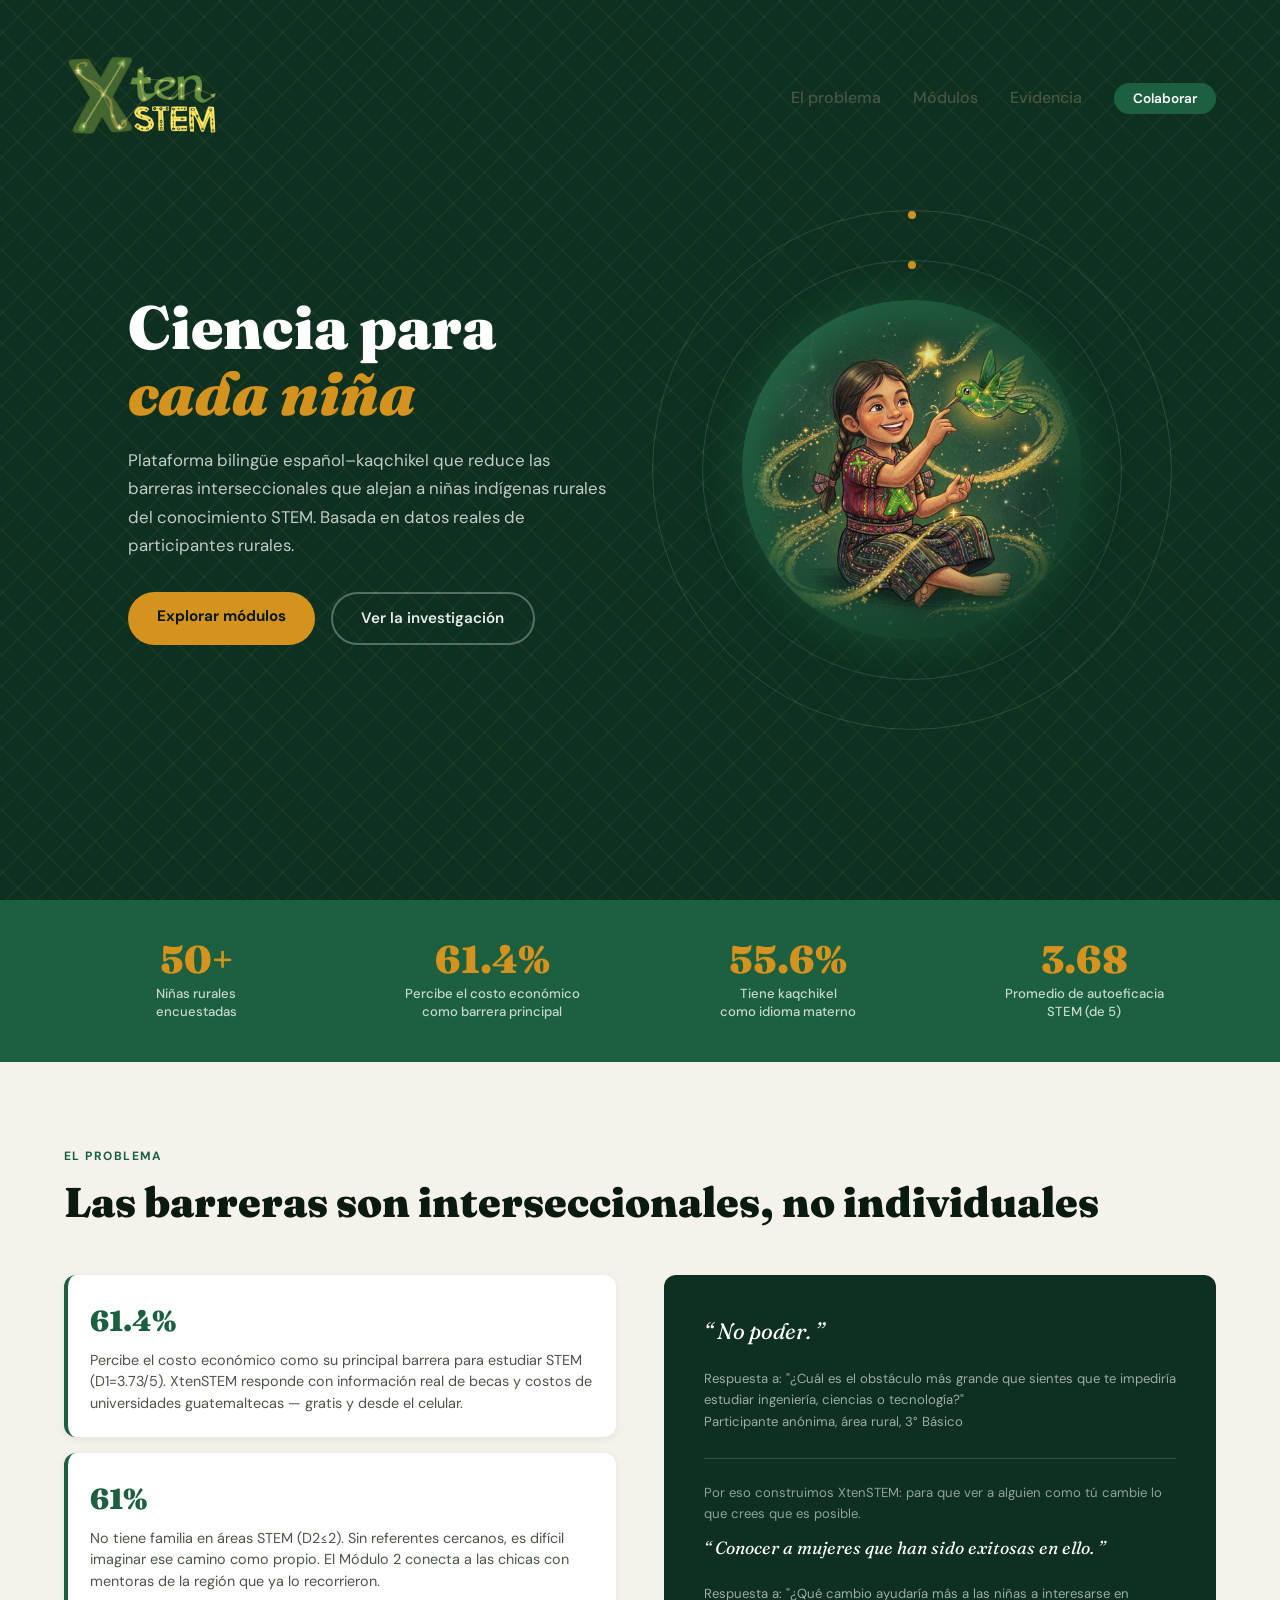
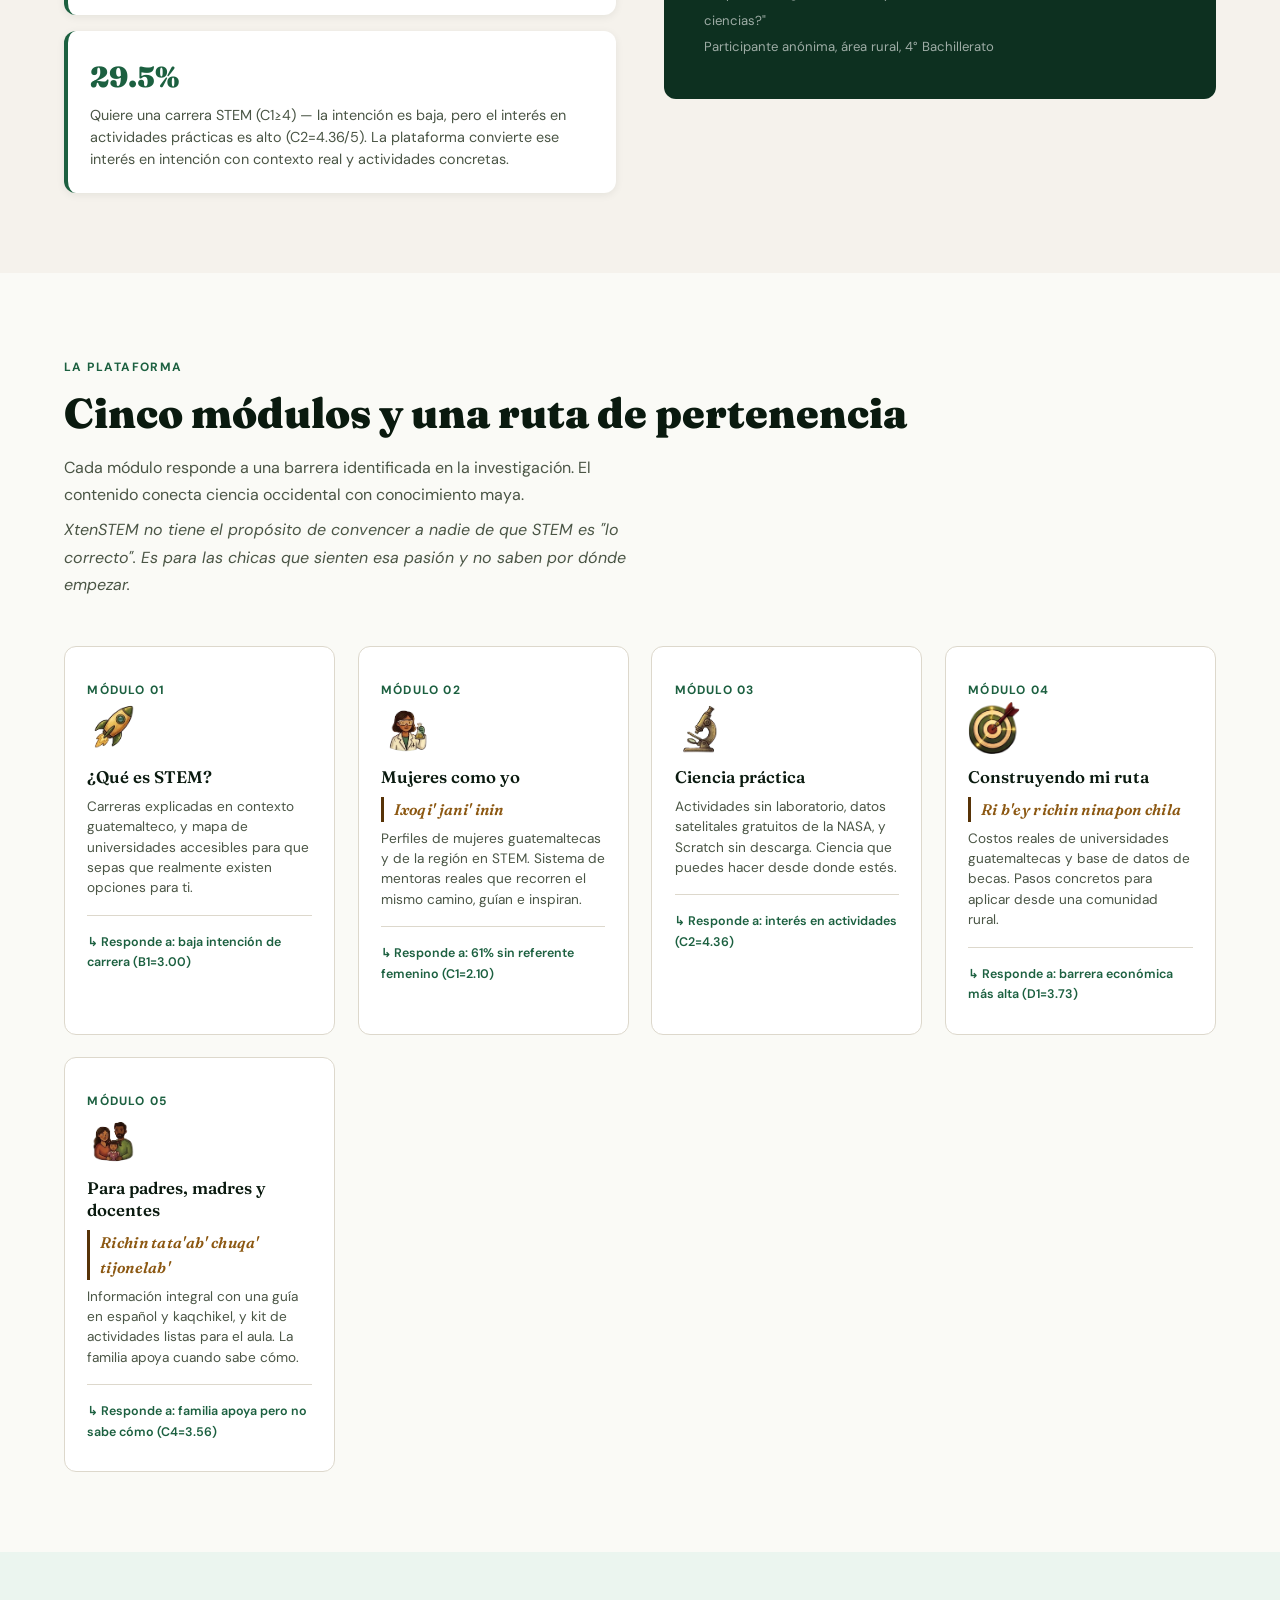
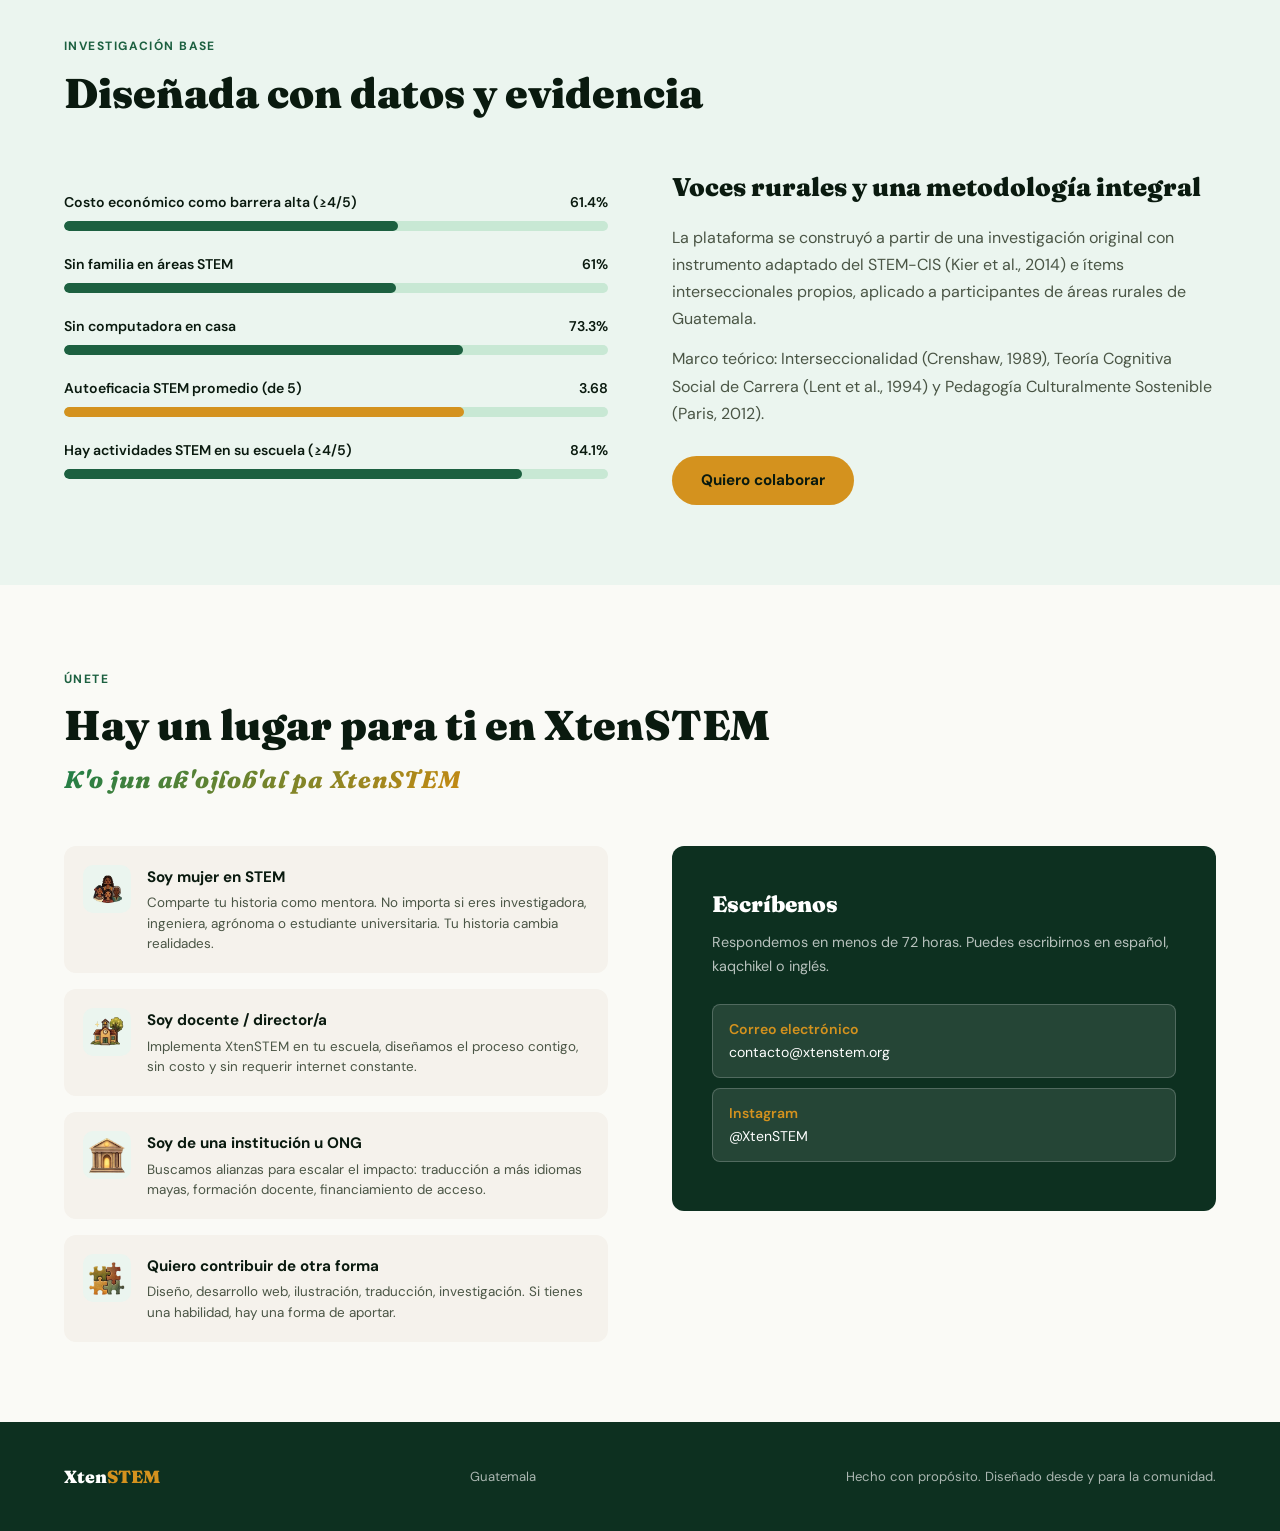
<file: index.html>
<!DOCTYPE html>
<html lang="es">
<head>
  <meta charset="UTF-8">
  <meta name="viewport" content="width=device-width, initial-scale=1.0">
  <title>XtenSTEM — Ciencia para cada niña</title>
  <meta name="description" content="Plataforma educativa bilingüe (español–kaqchikel) que conecta a niñas rurales indígenas de Guatemala con el conocimiento STEM a través de su propia cultura.">
  <link rel="stylesheet" href="css/style.css">
</head>
<body>

<!-- ── Nav ─────────────────────────────────────────────── -->
<nav class="nav" id="mainNav">
  <a href="#" class="nav-logo">
  <img src="css/name1.png" alt="Name">
</a>
  <ul class="nav-links">
    <li><a href="#problema">El problema</a></li>
    <li><a href="#modulos">Módulos</a></li>
    <li><a href="#evidencia">Evidencia</a></li>
    <li><a href="#colabora" class="nav-cta">Colaborar</a></li>
  </ul>
  <button class="nav-toggle" id="navToggle" aria-label="Menú">
    <span></span><span></span><span></span>
  </button>
</nav>

<!-- Mobile menu -->
<div class="nav-mobile" id="mobileMenu" role="dialog" aria-label="Menú móvil">
  <button class="nav-mobile-close" id="mobileClose" aria-label="Cerrar">×</button>
  <a href="#problema">El problema</a>
  <a href="#modulos">Módulos</a>
  <a href="#evidencia">Evidencia</a>
  <a href="#colabora">Colaborar</a>
</div>

<!-- ── Hero ─────────────────────────────────────────────── -->
<section class="hero" id="inicio">
  <div class="hero-inner">
    <div class="hero-content">
      <h1>
        Ciencia para<br>
        <em>cada niña</em>
      </h1>
      <p class="hero-sub">
        Plataforma bilingüe español–kaqchikel que reduce las barreras interseccionales
        que alejan a niñas indígenas rurales del conocimiento STEM.
        Basada en datos reales de participantes rurales.
      </p>
      <div class="hero-actions">
        <a href="#modulos" class="btn-primary">Explorar módulos</a>
        <a href="#evidencia" class="btn-outline">Ver la investigación</a>
      </div>
    </div>
    <div class="hero-visual" aria-hidden="true">
      <div class="orbit-ring"><div class="orbit-dot"></div></div>
      <div class="orbit-ring"><div class="orbit-dot"></div></div>
      <div class="orbit-ring"><div class="orbit-dot"></div></div>
      <div class="hero-globe"><img src="css/logo00.png" alt="Logo"></div>
    </div>
  </div>
</section>

<!-- ── Data Strip ─────────────────────────────────────────── -->
<div class="data-strip">
  <div class="data-strip-inner">
    <div class="data-item">
      <div class="data-item-num">50+</div>
      <div class="data-item-label">Niñas rurales<br>encuestadas</div>
    </div>
    <div class="data-item">
      <div class="data-item-num">61.4%</div>
      <div class="data-item-label">Percibe el costo económico<br>como barrera principal</div>
    </div>
    <div class="data-item">
      <div class="data-item-num">55.6%</div>
      <div class="data-item-label">Tiene kaqchikel<br>como idioma materno</div>
    </div>
    <div class="data-item">
      <div class="data-item-num">3.68</div>
      <div class="data-item-label">Promedio de autoeficacia<br>STEM (de 5)</div>
    </div>
  </div>
</div>

<!-- ── El Problema ─────────────────────────────────────────── -->
<section class="problema" id="problema">
  <div class="section-inner">
    <span class="section-tag">El problema</span>
    <h2 class="section-title">Las barreras son interseccionales, no individuales</h2>
    <div class="problema-grid fade-up">
      <div class="problema-cards">
        <div class="problema-card">
          <div class="problema-card-stat">61.4%</div>
          <p>Percibe el costo económico como su principal barrera para estudiar STEM (D1=3.73/5). XtenSTEM responde con información real de becas y costos de universidades guatemaltecas — gratis y desde el celular.</p>
        </div>
        <div class="problema-card">
          <div class="problema-card-stat">61%</div>
          <p>No tiene familia en áreas STEM (D2≤2). Sin referentes cercanos, es difícil imaginar ese camino como propio. El Módulo 2 conecta a las chicas con mentoras de la región que ya lo recorrieron.</p>
        </div>
        <div class="problema-card">
          <div class="problema-card-stat">29.5%</div>
          <p>Quiere una carrera STEM (C1≥4) — la intención es baja, pero el interés en actividades prácticas es alto (C2=4.36/5). La plataforma convierte ese interés en intención con contexto real y actividades concretas.</p>
        </div>
      </div>
      <div class="problema-quote">
        <blockquote>
          No poder.
        </blockquote>
        <cite>Respuesta a: "¿Cuál es el obstáculo más grande que sientes que te impediría estudiar ingeniería, ciencias o tecnología?"<br>Participante anónima, área rural, 3° Básico</cite>
        <div style="margin-top:1.6rem; padding-top:1.4rem; border-top:1px solid rgba(255,255,255,.15);">
          <p style="font-size:.82rem; color:rgba(255,255,255,.55); margin-bottom:.6rem; font-style:normal;">Por eso construimos XtenSTEM: para que ver a alguien como tú cambie lo que crees que es posible.</p>
          <blockquote style="font-size:1.1rem;">
            Conocer a mujeres que han sido exitosas en ello.
          </blockquote>
          <cite>Respuesta a: "¿Qué cambio ayudaría más a las niñas a interesarse en ciencias?"<br>Participante anónima, área rural, 4° Bachillerato</cite>
        </div>
      </div>
    </div>
  </div>
</section>

<!-- ── Módulos ────────────────────────────────────────────── -->
<section class="modulos" id="modulos">
  <div class="section-inner">
    <span class="section-tag">La plataforma</span>
    <h2 class="section-title">Cinco módulos y una ruta de pertenencia</h2>
    <p class="section-sub">Cada módulo responde a una barrera identificada en la investigación. El contenido conecta ciencia occidental con conocimiento maya.</p>
    <p class="section-sub" style="margin-top:.5rem; font-style:italic; color:var(--stone);">XtenSTEM no tiene el propósito de convencer a nadie de que STEM es "lo correcto". Es para las chicas que sienten esa pasión y no saben por dónde empezar.</p>
    <div class="modulos-grid">

      <a href="modulos/modulo1.html" class="modulo-card fade-up">
        <span class="modulo-num">Módulo 01</span>
        <span class="modulo-icon">
          <img src="images/rocket-emoji.png" alt="Rocket">
        </span>
        <h3 class="modulo-title">¿Qué es STEM?</h3>
        <p class="modulo-desc">Carreras explicadas en contexto guatemalteco, y  mapa de universidades accesibles para que sepas que realmente existen opciones para ti.</p>
        <div class="modulo-stat">↳ Responde a: baja intención de carrera (B1=3.00)</div>
      </a>

      <a href="modulos/modulo2.html" class="modulo-card fade-up">
        <span class="modulo-num">Módulo 02</span>
        <span class="modulo-icon">
          <img src="images/sci-emoji.png" alt="Scientist">
        </span>
        <h3 class="modulo-title">Mujeres como yo</h3>
        <p class="kaq-line">Ixoqi' jani' inin</p>
        <p class="modulo-desc">Perfiles de mujeres guatemaltecas y de la región en STEM. Sistema de mentoras reales que recorren el mismo camino, guían e inspiran.</p>
        <div class="modulo-stat">↳ Responde a: 61% sin referente femenino (C1=2.10)</div>
      </a>

      <a href="modulos/modulo3.html" class="modulo-card fade-up">
        <span class="modulo-num">Módulo 03</span>
        <span class="modulo-icon">
          <img src="images/micro-emoji.png" alt="Microscope">
        </span>
        <h3 class="modulo-title">Ciencia práctica</h3>
        <p class="modulo-desc">Actividades sin laboratorio, datos satelitales gratuitos de la NASA, y Scratch sin descarga. Ciencia que puedes hacer desde donde estés.</p>
        <div class="modulo-stat">↳ Responde a: interés en actividades (C2=4.36)</div>
      </a>
</a>

      <a href="modulos/modulo4.html" class="modulo-card fade-up">
        <span class="modulo-num">Módulo 04</span>
       <span class="modulo-icon">
          <img src="images/dia-emoji.png" alt="Goal">
        </span>
        <h3 class="modulo-title">Construyendo mi ruta</h3>
        <p class="kaq-line">Ri b'ey richin ninapon chila</p>
        <p class="modulo-desc">Costos reales de universidades guatemaltecas y base de datos de becas. Pasos concretos para aplicar desde una comunidad rural.</p>
        <div class="modulo-stat">↳ Responde a: barrera económica más alta (D1=3.73)</div>
      </a>

      <div class="modulo-card fade-up">
        <span class="modulo-num">Módulo 05</span>
        <span class="modulo-icon">
          <img src="images/fam-emoji.png" alt="Family">
        </span>
        <h3 class="modulo-title">Para padres, madres y docentes</h3>
        <p class="kaq-line">Richin tata'ab' chuqa' tijonelab'</p>
        <p class="modulo-desc">Información integral con una guía en español y kaqchikel, y kit de actividades listas para el aula. La familia apoya cuando sabe cómo.</p>
        <div class="modulo-stat">↳ Responde a: familia apoya pero no sabe cómo (C4=3.56)</div>
      </div>

    </div>
  </div>
</section>

<!-- ── Evidencia ──────────────────────────────────────────── -->
<section class="evidence" id="evidencia">
  <div class="section-inner">
    <span class="section-tag">Investigación base</span>
    <h2 class="section-title">Diseñada con datos y evidencia</h2>
    <div class="evidence-grid">
      <div class="evidence-bars fade-up">
        <div>
          <div class="ebar-label">
            <span>Costo económico como barrera alta (≥4/5)</span>
            <span>61.4%</span>
          </div>
          <div class="ebar-track"><div class="ebar-fill" data-width="61.4"></div></div>
        </div>
        <div>
          <div class="ebar-label">
            <span>Sin familia en áreas STEM</span>
            <span>61%</span>
          </div>
          <div class="ebar-track"><div class="ebar-fill" data-width="61"></div></div>
        </div>
        <div>
          <div class="ebar-label">
            <span>Sin computadora en casa</span>
            <span>73.3%</span>
          </div>
          <div class="ebar-track"><div class="ebar-fill" data-width="73.3"></div></div>
        </div>
        <div>
          <div class="ebar-label">
            <span>Autoeficacia STEM promedio (de 5)</span>
            <span>3.68</span>
          </div>
          <div class="ebar-track"><div class="ebar-fill maize" data-width="73.6"></div></div>
        </div>
        <div>
          <div class="ebar-label">
            <span>Hay actividades STEM en su escuela (≥4/5)</span>
            <span>84.1%</span>
          </div>
          <div class="ebar-track"><div class="ebar-fill" data-width="84.1"></div></div>
        </div>
      </div>
      <div class="evidence-text fade-up">
        <h3>Voces rurales y una metodología integral</h3>
        <p>La plataforma se construyó a partir de una investigación original con instrumento adaptado del STEM-CIS (Kier et al., 2014) e ítems interseccionales propios, aplicado a participantes de áreas rurales de Guatemala.</p>
        <p>Marco teórico: Interseccionalidad (Crenshaw, 1989), Teoría Cognitiva Social de Carrera (Lent et al., 1994) y Pedagogía Culturalmente Sostenible (Paris, 2012).</p>
        <a href="#colabora" class="btn-primary" style="display:inline-block; margin-top:1rem;">Quiero colaborar</a>
      </div>
    </div>
  </div>
</section>

<!-- ── Colabora ───────────────────────────────────────────── -->
<section class="colabora" id="colabora">
  <div class="section-inner">
    <span class="section-tag">Únete</span>
    <h2 class="section-title">Hay un lugar para ti en XtenSTEM
      <br><span class="kaqc-inline">K'o jun ak'ojlob'al pa XtenSTEM</span></h2>
    <div class="colabora-grid">
      <div class="colabora-options fade-up">
        
        <!-- Opción 1 -->
        <div class="colab-opt">
          <div class="colab-opt-icon">
            <img src="images/wom-emoji.png" alt="Ilustración">
          </div>
          <div>
            <div class="colab-opt-title">Soy mujer en STEM</div>
            <div class="colab-opt-desc">Comparte tu historia como mentora. No importa si eres investigadora, ingeniera, agrónoma o estudiante universitaria. Tu historia cambia realidades.</div>
          </div>
        </div>

        <!-- Opción 2 -->
        <div class="colab-opt">
          <div class="colab-opt-icon">
            <img src="images/sch-emoji.png" alt="Ilustración">
          </div>
          <div>
            <div class="colab-opt-title">Soy docente / director/a</div>
            <div class="colab-opt-desc">Implementa XtenSTEM en tu escuela, diseñamos el proceso contigo, sin costo y sin requerir internet constante.</div>
          </div>
        </div>

        <!-- Opción 3 -->
        <div class="colab-opt">
          <div class="colab-opt-icon">
            <img src="images/ong-emoji.png" alt="Ilustración">
          </div>
          <div>
            <div class="colab-opt-title">Soy de una institución u ONG</div>
            <div class="colab-opt-desc">Buscamos alianzas para escalar el impacto: traducción a más idiomas mayas, formación docente, financiamiento de acceso.</div>
          </div>
        </div>

        <!-- Opción 4 -->
        <div class="colab-opt">
          <div class="colab-opt-icon">
            <img src="images/rom-emoji.png" alt="Ilustración">
          </div>
          <div>
            <div class="colab-opt-title">Quiero contribuir de otra forma</div>
            <div class="colab-opt-desc">Diseño, desarrollo web, ilustración, traducción, investigación. Si tienes una habilidad, hay una forma de aportar.</div>
          </div>
        </div>

      </div>

      <div class="contact-box fade-up">
        <h3>Escríbenos</h3>
        <p>Respondemos en menos de 72 horas. Puedes escribirnos en español, kaqchikel o inglés.</p>
        <a href="mailto:contacto@xtenstem.org">
          <span>Correo electrónico</span>
          contacto@xtenstem.org
        </a>
        <a href="https://instagram.com/xtenstem" target="_blank" rel="noopener">
          <span>Instagram</span>
          @XtenSTEM
        </a>
      </div>
    </div>
  </div>
</section>

<!-- ── Footer ────────────────────────────────────────────── -->
<footer>
  <div class="footer-inner">
    <div class="footer-logo">Xten<span>STEM</span></div>
    <div>Guatemala</div>
    <div>Hecho con propósito. Diseñado desde y para la comunidad.</div>
  </div>
</footer>

<script src="js/main.js"></script>
</body>
</html>

<script src="js/main.js"></script>
</body>
</html>
</file>
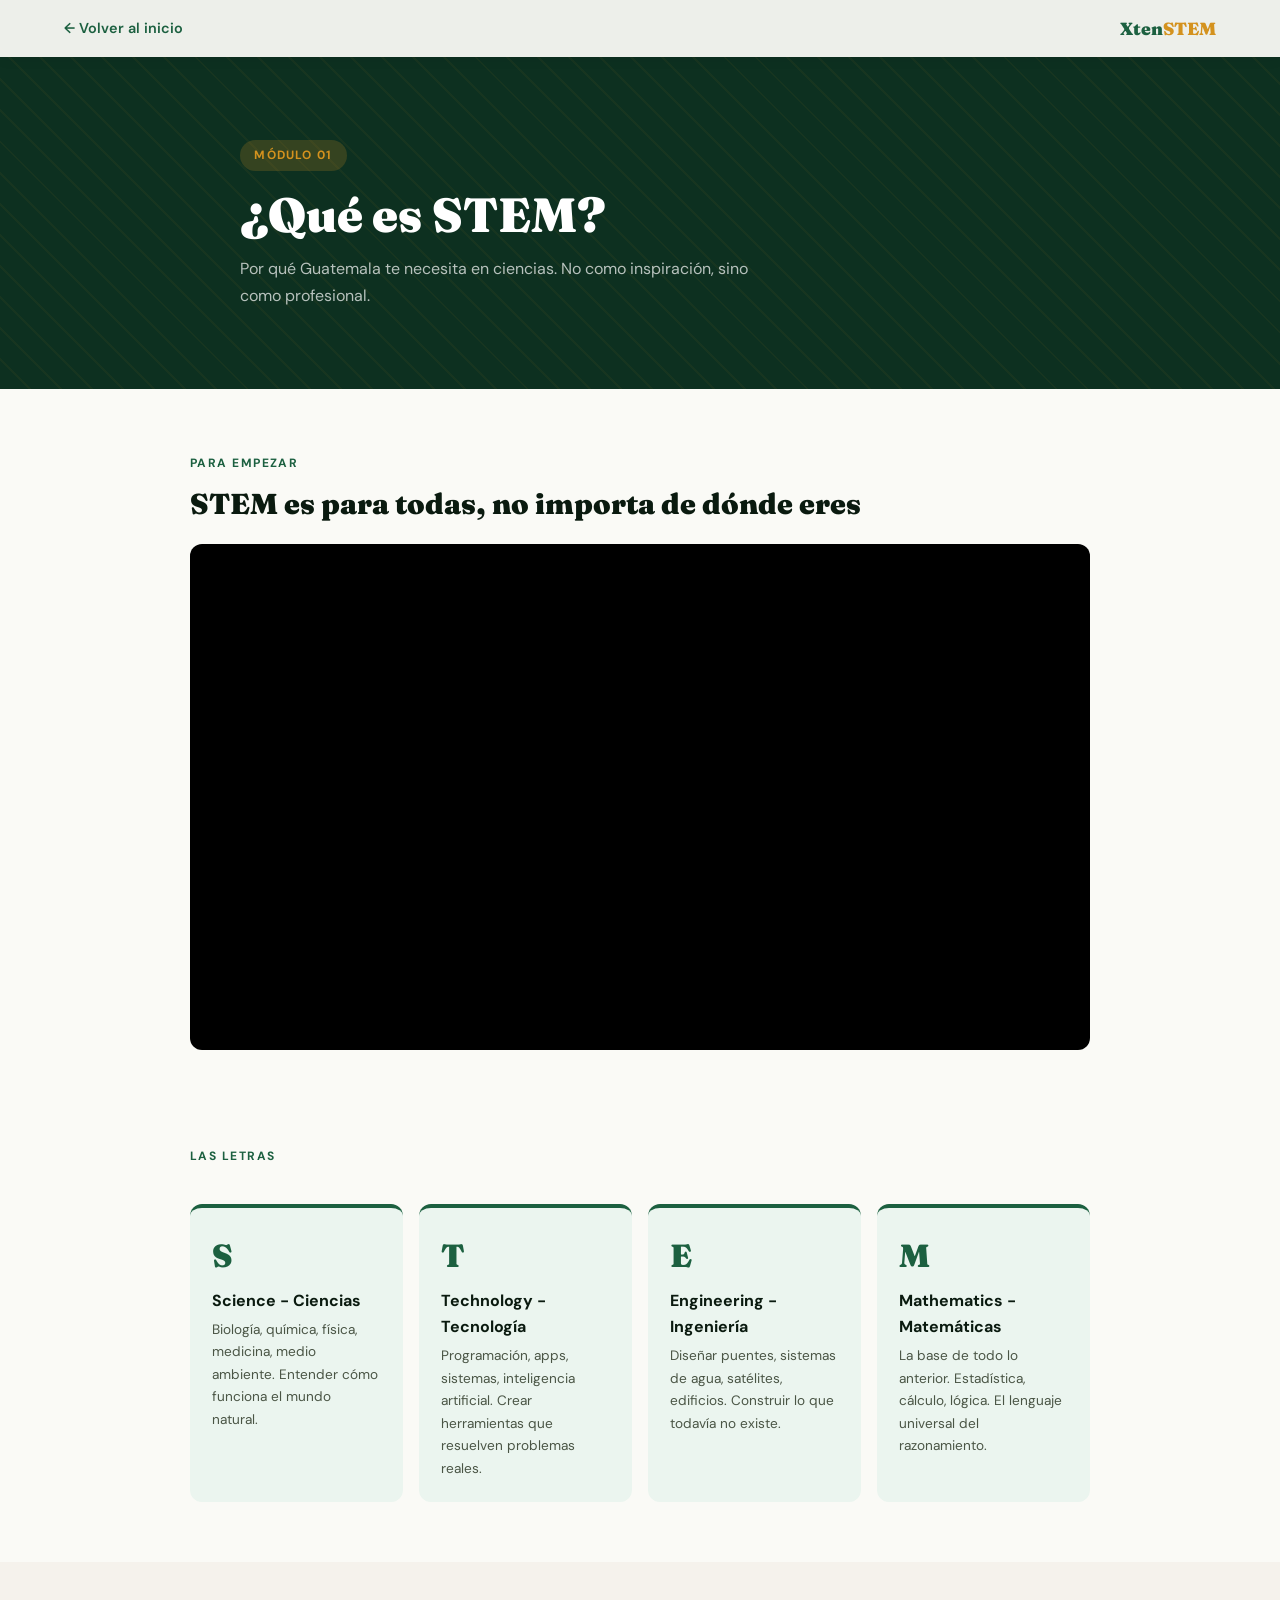
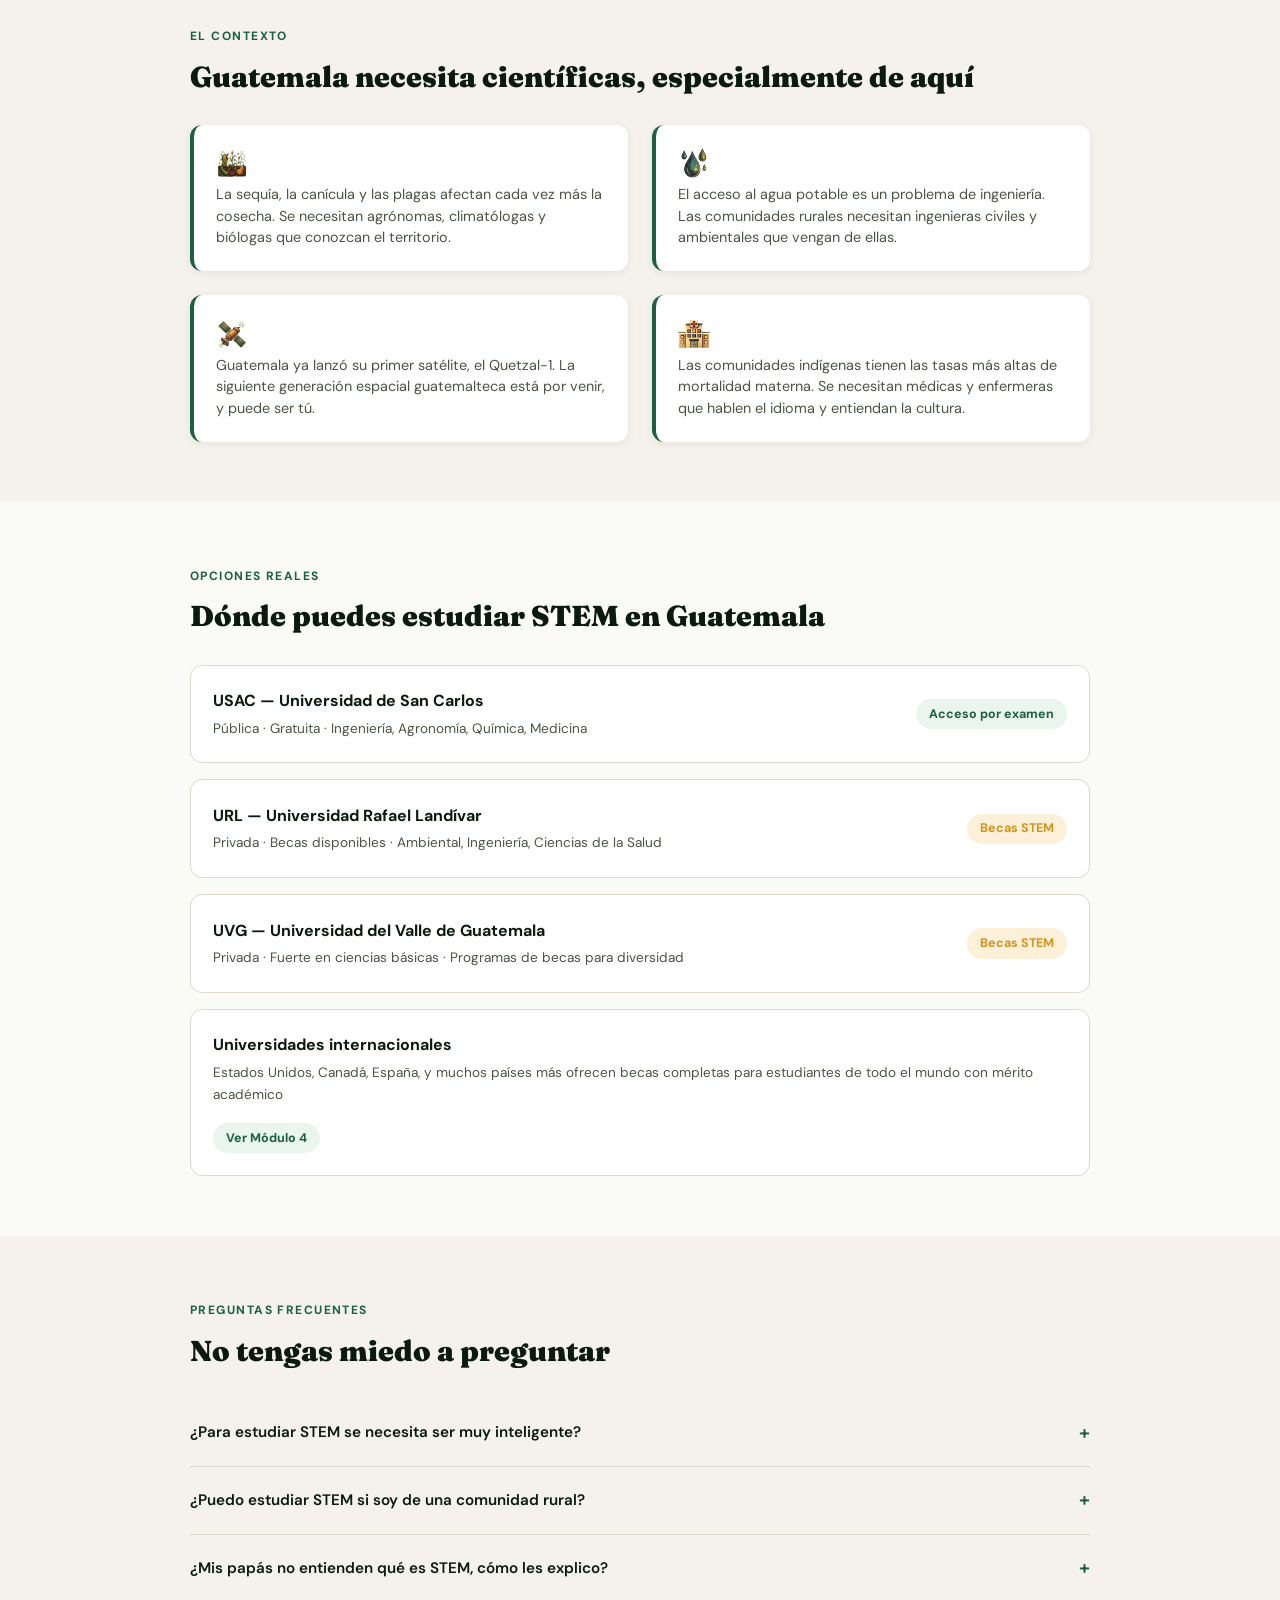
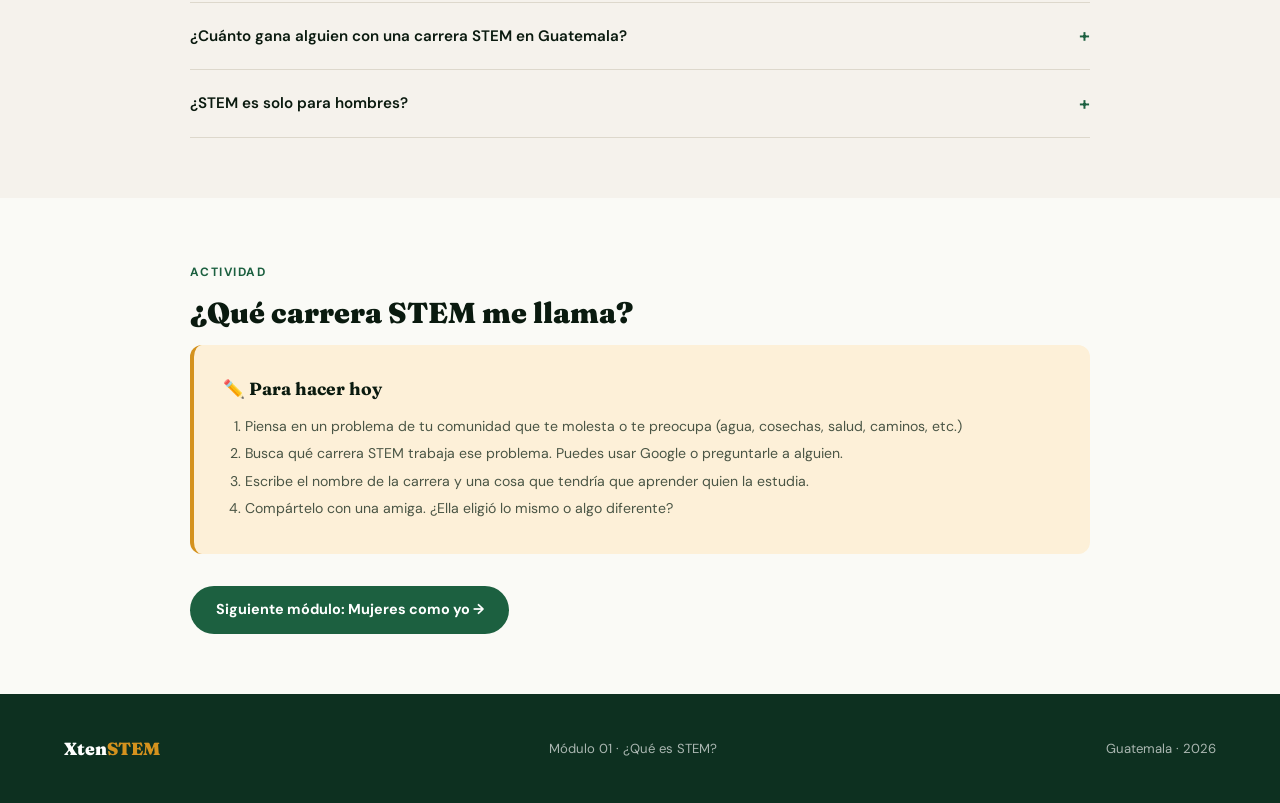
<file: modulos/modulo1.html>
<!DOCTYPE html>
<html lang="es">
<head>
  <meta charset="UTF-8">
  <meta name="viewport" content="width=device-width, initial-scale=1.0">
  <title>Módulo 1: ¿Qué es STEM? — XtenSTEM</title>
  <link rel="stylesheet" href="../css/style.css">
</head>
<body>

<!-- Back nav -->
<nav class="back-nav">
  <a href="../index.html">← Volver al inicio</a>
  <div class="back-nav-logo">Xten<span>STEM</span></div>
</nav>

<!-- Hero -->
<section class="module-hero">
  <div class="module-hero-inner">
    <span class="module-tag">Módulo 01</span>
    <h1>¿Qué es STEM?</h1>
    <p>Por qué Guatemala te necesita en ciencias. No como inspiración, sino como profesional.</p>
  </div>
</section>

<!-- Video intro -->
<section class="module-section">
  <div class="module-section-inner">
    <span class="section-tag">Para empezar</span>
    <h2 class="section-title" style="font-size:1.8rem;">STEM es para todas, no importa de dónde eres</h2>
    <div style="margin-top:1.5rem; border-radius:var(--radius); overflow:hidden; aspect-ratio:16/9; background:#000;">
      <iframe
        width="100%" height="100%"
        src="https://www.youtube.com/embed/1By_Hh7o7cU"
        title="¿Qué es STEM? — XtenSTEM Módulo 1"
        frameborder="0"
        allow="accelerometer; autoplay; clipboard-write; encrypted-media; gyroscope; picture-in-picture"
        allowfullscreen
        style="display:block; width:100%; height:100%;">
      </iframe>
    </div>
  </div>
</section>

<!-- Qué significa STEM -->
<section class="module-section" style="padding-top:2rem;">
  <div class="module-section-inner">
    <span class="section-tag">Las letras</span>
    <div style="display:grid; grid-template-columns:repeat(auto-fill,minmax(200px,1fr)); gap:1rem; margin-top:1.5rem;">
      <div style="background:var(--jade-bg); border-radius:var(--radius); padding:1.4rem; border-top:4px solid var(--jade);">
        <div style="font-family:var(--font-display); font-size:2rem; font-weight:900; color:var(--jade);">S</div>
        <div style="font-weight:700; margin:.3rem 0;">Science - Ciencias</div>
        <div style="font-size:.85rem; color:var(--stone);">Biología, química, física, medicina, medio ambiente. Entender cómo funciona el mundo natural.</div>
      </div>
      <div style="background:var(--jade-bg); border-radius:var(--radius); padding:1.4rem; border-top:4px solid var(--jade);">
        <div style="font-family:var(--font-display); font-size:2rem; font-weight:900; color:var(--jade);">T</div>
        <div style="font-weight:700; margin:.3rem 0;">Technology - Tecnología</div>
        <div style="font-size:.85rem; color:var(--stone);">Programación, apps, sistemas, inteligencia artificial. Crear herramientas que resuelven problemas reales.</div>
      </div>
      <div style="background:var(--jade-bg); border-radius:var(--radius); padding:1.4rem; border-top:4px solid var(--jade);">
        <div style="font-family:var(--font-display); font-size:2rem; font-weight:900; color:var(--jade);">E</div>
        <div style="font-weight:700; margin:.3rem 0;">Engineering - Ingeniería</div>
        <div style="font-size:.85rem; color:var(--stone);">Diseñar puentes, sistemas de agua, satélites, edificios. Construir lo que todavía no existe.</div>
      </div>
      <div style="background:var(--jade-bg); border-radius:var(--radius); padding:1.4rem; border-top:4px solid var(--jade);">
        <div style="font-family:var(--font-display); font-size:2rem; font-weight:900; color:var(--jade);">M</div>
        <div style="font-weight:700; margin:.3rem 0;">Mathematics - Matemáticas</div>
        <div style="font-size:.85rem; color:var(--stone);">La base de todo lo anterior. Estadística, cálculo, lógica. El lenguaje universal del razonamiento.</div>
      </div>
    </div>
  </div>
</section>

<!-- Por qué Guatemala te necesita -->
<section class="module-section" style="background:var(--fog);">
  <div class="module-section-inner">
    <span class="section-tag">El contexto</span>
    <h2 class="section-title" style="font-size:1.8rem;">Guatemala necesita científicas, especialmente de aquí</h2>
    <div style="display:grid; grid-template-columns:1fr 1fr; gap:1.5rem; margin-top:2rem;">
      <div class="problema-card">
        <div class="problema-card-stat">
          <img src="../images/mil-emoji.png" alt="Milpa">
        </div>
        <p>La sequía, la canícula y las plagas afectan cada vez más la cosecha. Se necesitan agrónomas, climatólogas y biólogas que conozcan el territorio.</p>
      </div>
      <div class="problema-card">
        <div class="problema-card-stat">
          <img src="../images/water-emoji.png" alt="Agua">
        </div>
        <p>El acceso al agua potable es un problema de ingeniería. Las comunidades rurales necesitan ingenieras civiles y ambientales que vengan de ellas.</p>
      </div>
      <div class="problema-card">
        <div class="problema-card-stat">
          <img src="../images/sat-emoji.png" alt="Satélite">
        </div>
        <p>Guatemala ya lanzó su primer satélite, el Quetzal-1. La siguiente generación espacial guatemalteca está por venir, y puede ser tú.</p>
      </div>
      <div class="problema-card">
        <div class="problema-card-stat">
          <img src="../images/hos-emoji.png" alt="Hospital">
        </div>
        <p>Las comunidades indígenas tienen las tasas más altas de mortalidad materna. Se necesitan médicas y enfermeras que hablen el idioma y entiendan la cultura.</p>
      </div>
    </div>
  </div>
</section>

<!-- Universidades -->
<section class="module-section">
  <div class="module-section-inner">
    <span class="section-tag">Opciones reales</span>
    <h2 class="section-title" style="font-size:1.8rem;">Dónde puedes estudiar STEM en Guatemala</h2>
    <div style="display:flex; flex-direction:column; gap:1rem; margin-top:2rem;">
      <div style="background:#fff; border-radius:var(--radius); padding:1.4rem; border:1px solid var(--border); display:flex; justify-content:space-between; align-items:center; flex-wrap:wrap; gap:1rem;">
        <div>
          <div style="font-weight:700;">USAC — Universidad de San Carlos</div>
          <div style="font-size:.85rem; color:var(--stone); margin-top:.2rem;">Pública · Gratuita · Ingeniería, Agronomía, Química, Medicina</div>
        </div>
        <div style="background:var(--jade-bg); color:var(--jade); font-size:.78rem; font-weight:700; padding:.3rem .8rem; border-radius:50px;">Acceso por examen</div>
      </div>
      <div style="background:#fff; border-radius:var(--radius); padding:1.4rem; border:1px solid var(--border); display:flex; justify-content:space-between; align-items:center; flex-wrap:wrap; gap:1rem;">
        <div>
          <div style="font-weight:700;">URL — Universidad Rafael Landívar</div>
          <div style="font-size:.85rem; color:var(--stone); margin-top:.2rem;">Privada · Becas disponibles · Ambiental, Ingeniería, Ciencias de la Salud</div>
        </div>
        <div style="background:var(--maize-lt); color:var(--maize); font-size:.78rem; font-weight:700; padding:.3rem .8rem; border-radius:50px;">Becas STEM</div>
      </div>
      <div style="background:#fff; border-radius:var(--radius); padding:1.4rem; border:1px solid var(--border); display:flex; justify-content:space-between; align-items:center; flex-wrap:wrap; gap:1rem;">
        <div>
          <div style="font-weight:700;">UVG — Universidad del Valle de Guatemala</div>
          <div style="font-size:.85rem; color:var(--stone); margin-top:.2rem;">Privada · Fuerte en ciencias básicas · Programas de becas para diversidad</div>
        </div>
        <div style="background:var(--maize-lt); color:var(--maize); font-size:.78rem; font-weight:700; padding:.3rem .8rem; border-radius:50px;">Becas STEM</div>
      </div>
      <div style="background:#fff; border-radius:var(--radius); padding:1.4rem; border:1px solid var(--border); display:flex; justify-content:space-between; align-items:center; flex-wrap:wrap; gap:1rem;">
        <div>
          <div style="font-weight:700;">Universidades internacionales</div>
          <div style="font-size:.85rem; color:var(--stone); margin-top:.2rem;">Estados Unidos, Canadá, España, y muchos países más ofrecen becas completas para estudiantes de todo el mundo con mérito académico</div>
        </div>
        <div style="background:var(--jade-bg); color:var(--jade); font-size:.78rem; font-weight:700; padding:.3rem .8rem; border-radius:50px;">Ver Módulo 4</div>
      </div>
    </div>
  </div>
</section>

<!-- FAQ -->
<section class="module-section" style="background:var(--fog);">
  <div class="module-section-inner">
    <span class="section-tag">Preguntas frecuentes</span>
    <h2 class="section-title" style="font-size:1.8rem;">No tengas miedo a preguntar</h2>
    <ul class="faq-list">
      <li class="faq-item">
        <div class="faq-q" onclick="togFaq(this)">
          <span>¿Para estudiar STEM se necesita ser muy inteligente?</span>
          <span class="icon">+</span>
        </div>
        <div class="faq-a">Para nada, se necesita práctica, persistencia y alguien que te enseñe bien. La mayoría de las personas que trabajan en ciencias no eran "genios"; ellos aprendieron. El talento se desarrolla, no se nace con él.</div>
      </li>
      <li class="faq-item">
        <div class="faq-q" onclick="togFaq(this)">
          <span>¿Puedo estudiar STEM si soy de una comunidad rural?</span>
          <span class="icon">+</span>
        </div>
        <div class="faq-a">¡Por su puesto! Hay becas específicas para estudiantes indígenas y rurales en Guatemala y en el extranjero. El Módulo 4 tiene la lista completa con requisitos y fechas de aplicación.</div>
      </li>
      <li class="faq-item">
        <div class="faq-q" onclick="togFaq(this)">
          <span>¿Mis papás no entienden qué es STEM, cómo les explico?</span>
          <span class="icon">+</span>
        </div>
        <div class="faq-a">El Módulo 5 está diseñado exactamente para eso: tiene una guía en español y kaqchikel para padres y madres. No tienes que convencerlos sola.</div>
      </li>
      <li class="faq-item">
        <div class="faq-q" onclick="togFaq(this)">
          <span>¿Cuánto gana alguien con una carrera STEM en Guatemala?</span>
          <span class="icon">+</span>
        </div>
        <div class="faq-a">Depende de la carrera y el sector. Un ingeniero civil en el sector público puede ganar entre Q8,000 y Q20,000 al mes. Una médica especialista, más. En comparación, el salario mínimo en Guatemala es Q3,230. STEM multiplica las opciones.</div>
      </li>
      <li class="faq-item">
        <div class="faq-q" onclick="togFaq(this)">
          <span>¿STEM es solo para hombres?</span>
          <span class="icon">+</span>
        </div>
        <div class="faq-a">Históricamente, las mujeres fueron excluidas, y no porque no pudieran, sino porque no las dejaban. Hoy, el 61% de biólogas en algunos países son mujeres. Las barreras son culturales, no de capacidad. El Módulo 2 tiene historias de mujeres guatemaltecas y de la región que ya están ahí.</div>
      </li>
    </ul>
  </div>
</section>

<!-- Actividad -->
<section class="module-section">
  <div class="module-section-inner">
    <span class="section-tag">Actividad</span>
    <h2 class="section-title" style="font-size:1.8rem;">¿Qué carrera STEM me llama?</h2>
    <div class="activity-card">
      <h4>✏️ Para hacer hoy</h4>
      <ol>
        <li>Piensa en un problema de tu comunidad que te molesta o te preocupa (agua, cosechas, salud, caminos, etc.)</li>
        <li>Busca qué carrera STEM trabaja ese problema. Puedes usar Google o preguntarle a alguien.</li>
        <li>Escribe el nombre de la carrera y una cosa que tendría que aprender quien la estudia.</li>
        <li>Compártelo con una amiga. ¿Ella eligió lo mismo o algo diferente?</li>
      </ol>
    </div>
    <a href="modulo2.html" class="next-module">Siguiente módulo: Mujeres como yo →</a>
  </div>
</section>

<!-- Footer -->
<footer>
  <div class="footer-inner">
    <div class="footer-logo">Xten<span>STEM</span></div>
    <div>Módulo 01 · ¿Qué es STEM?</div>
    <div>Guatemala · 2026</div>
  </div>
</footer>

<script src="../js/main.js"></script>
</body>
</html>
</file>
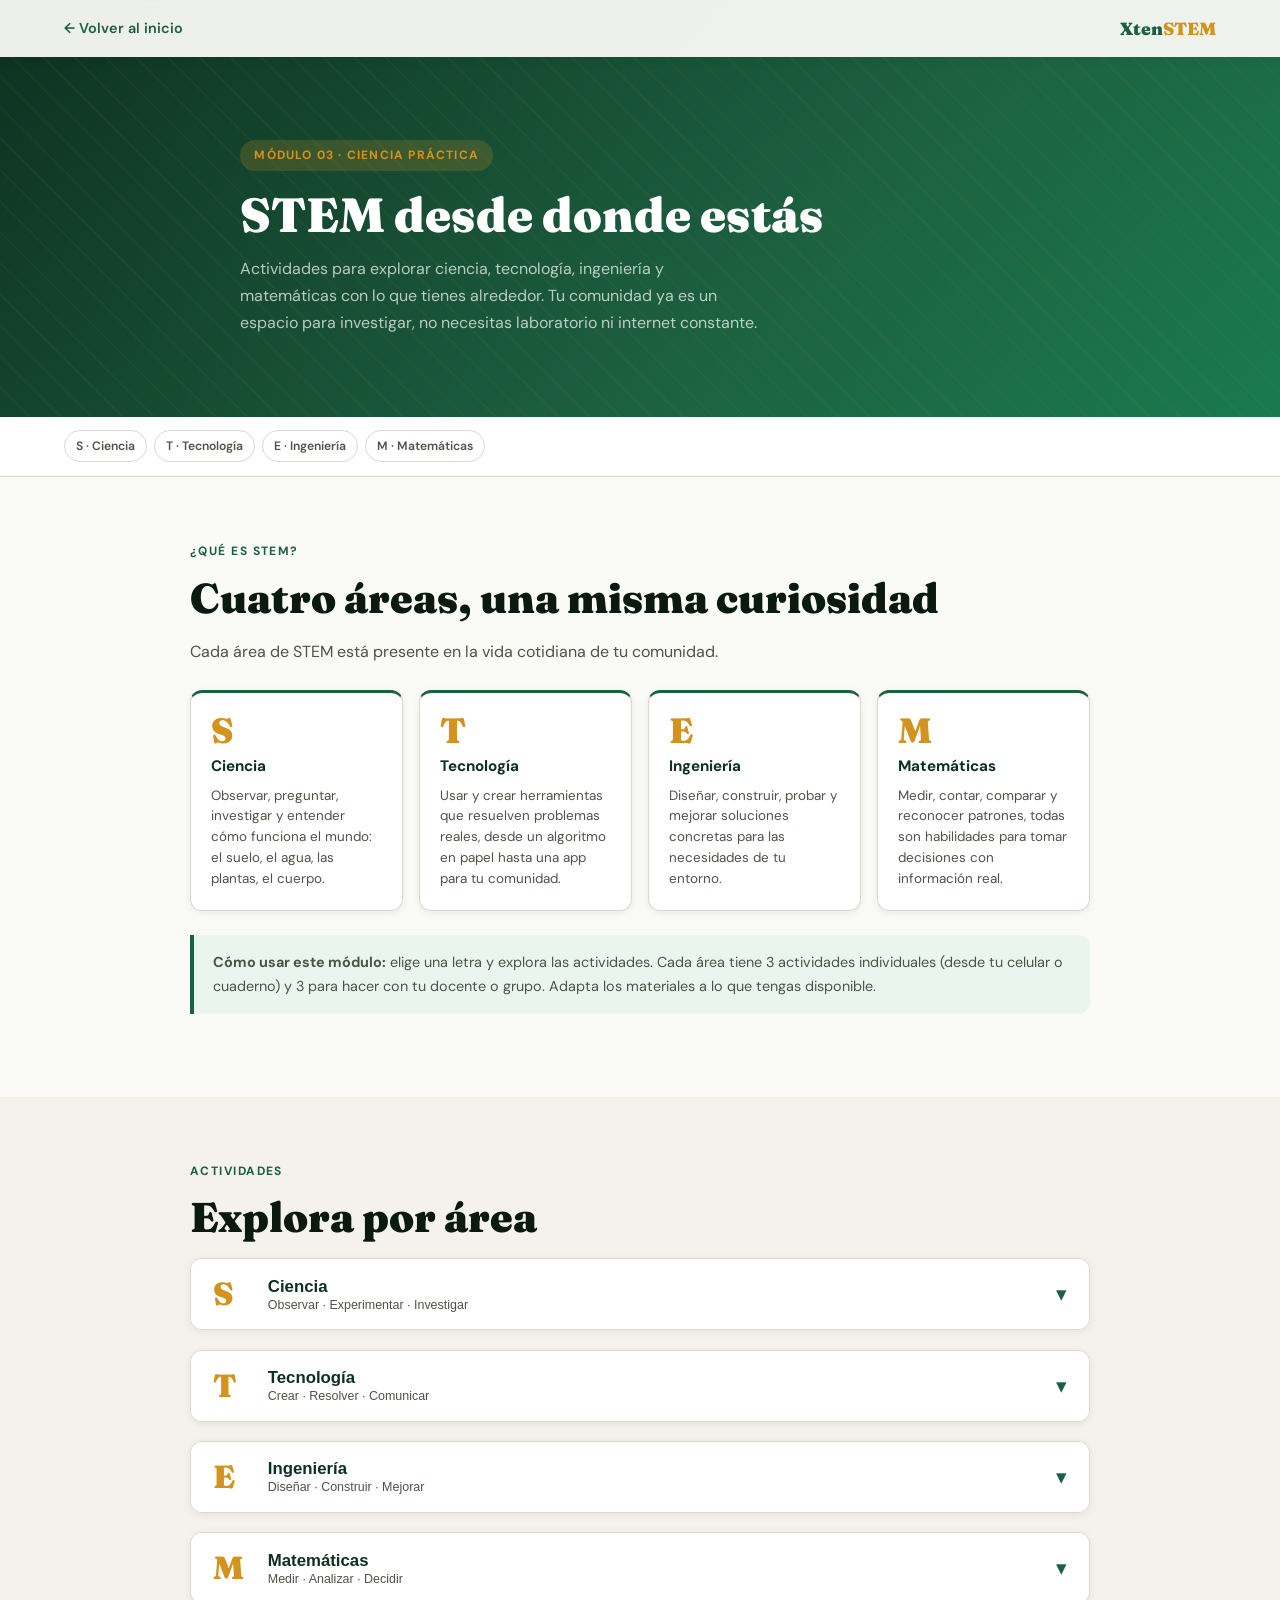
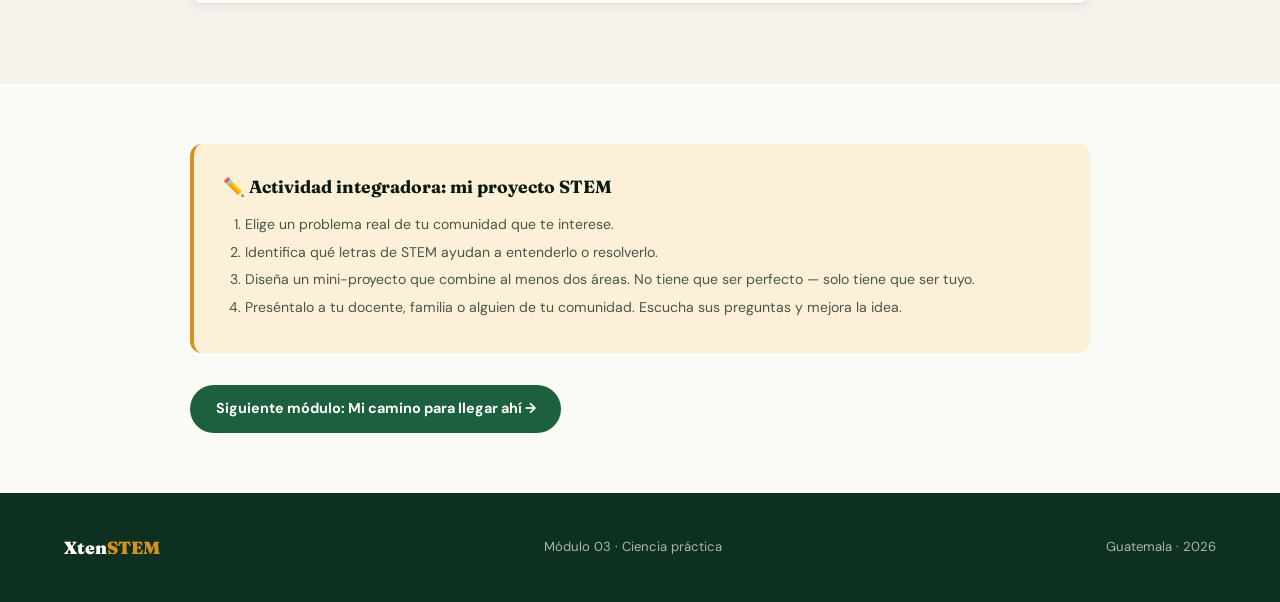
<file: modulos/modulo3.html>
<!DOCTYPE html>
<html lang="es">
<head>
  <meta charset="UTF-8">
  <meta name="viewport" content="width=device-width, initial-scale=1.0">
  <meta name="description" content="Actividades STEM prácticas para niñas y adolescentes rurales indígenas de Guatemala — ciencia, tecnología, ingeniería y matemáticas desde la comunidad.">
  <title>Módulo 3: Ciencia práctica — XtenSTEM</title>
  <link rel="stylesheet" href="../css/style.css">
</head>
<body>

<nav class="back-nav">
  <a href="../index.html">← Volver al inicio</a>
  <div class="back-nav-logo">Xten<span>STEM</span></div>
</nav>

<header class="module-hero m3-hero">
  <div class="module-hero-inner">
    <span class="module-tag">Módulo 03 · Ciencia práctica</span>
    <h1>STEM desde donde estás</h1>
    <p>Actividades para explorar ciencia, tecnología, ingeniería y matemáticas con lo que tienes alrededor. Tu comunidad ya es un espacio para investigar, no necesitas laboratorio ni internet constante.</p>
  </div>
</header>

<nav class="m3-toc" aria-label="Áreas STEM">
  <a href="#s">S · Ciencia</a>
  <a href="#t">T · Tecnología</a>
  <a href="#e">E · Ingeniería</a>
  <a href="#m">M · Matemáticas</a>
</nav>

<main>

  <!-- Intro -->
  <section class="module-section">
    <div class="module-section-inner">
      <span class="section-tag">¿Qué es STEM?</span>
      <h2 class="section-title">Cuatro áreas, una misma curiosidad</h2>
      <p class="section-sub">Cada área de STEM está presente en la vida cotidiana de tu comunidad.</p>
      <div class="m3-intro-grid">
        <div class="m3-intro-card">
          <div class="m3-letter">S</div>
          <h3>Ciencia</h3>
          <p>Observar, preguntar, investigar y entender cómo funciona el mundo: el suelo, el agua, las plantas, el cuerpo.</p>
        </div>
        <div class="m3-intro-card">
          <div class="m3-letter">T</div>
          <h3>Tecnología</h3>
          <p>Usar y crear herramientas que resuelven problemas reales, desde un algoritmo en papel hasta una app para tu comunidad.</p>
        </div>
        <div class="m3-intro-card">
          <div class="m3-letter">E</div>
          <h3>Ingeniería</h3>
          <p>Diseñar, construir, probar y mejorar soluciones concretas para las necesidades de tu entorno.</p>
        </div>
        <div class="m3-intro-card">
          <div class="m3-letter">M</div>
          <h3>Matemáticas</h3>
          <p>Medir, contar, comparar y reconocer patrones, todas son habilidades para tomar decisiones con información real.</p>
        </div>
      </div>
      <div class="m3-note"><strong>Cómo usar este módulo:</strong> elige una letra y explora las actividades. Cada área tiene 3 actividades individuales (desde tu celular o cuaderno) y 3 para hacer con tu docente o grupo. Adapta los materiales a lo que tengas disponible.</div>
    </div>
  </section>

  <!-- STEM Accordion -->
  <section class="module-section" style="background:var(--fog);">
    <div class="module-section-inner">
      <span class="section-tag">Actividades</span>
      <h2 class="section-title">Explora por área</h2>

      <!-- ── S: Ciencia ───────────────────────────────────── -->
      <div class="m3-stem-section" id="s">
        <div class="m3-accordion">
          <button class="m3-acc-header" aria-expanded="false">
            <span class="m3-acc-letter">S</span>
            <div class="m3-acc-title">
              <strong>Ciencia</strong>
              <span>Observar · Experimentar · Investigar</span>
            </div>
            <span class="m3-acc-icon">▾</span>
          </button>
          <div class="m3-acc-body">
            <div class="m3-tabs">
              <button class="m3-tab active" data-tab="s-ind">
                <img src="../images/girl-emoji.png" alt="Por tu cuenta"> Por tu cuenta
              </button>
              <button class="m3-tab" data-tab="s-doc">
                <img src="../images/tea-emoji.png" alt="Con tu docente"> Con tu docente
              </button>
            </div>

            <!-- Individual -->
            <div class="m3-tab-panel active" data-panel="s-ind">
              <div class="m3-act-card">
                <div class="m3-act-icon">
                  <svg viewBox="0 0 24 24"><path d="M3 9l9-7 9 7v11a2 2 0 0 1-2 2H5a2 2 0 0 1-2-2z"/><path d="M9 22V12h6v10"/></svg>
                </div>
                <h4>Mapa de biodiversidad local</h4>
                <p>Fotografía 5 organismos vivos de tu comunidad (planta, insecto, hongo, animal, microhábitat) con iNaturalist. La app los identifica con IA y los sube a una base de datos científica global. Tus observaciones quedan como datos reales que investigadores usan. Reflexión: ¿qué dice sobre tu comunidad lo que encontraste?</p>
                <div class="m3-act-meta">
                  <span class="m3-act-tag time">⏱ 45 min</span>
                  <span class="m3-act-tag mat">📱 iNaturalist (celular)</span>
                </div>
              </div>
              <div class="m3-act-card">
                <div class="m3-act-icon">
                  <svg viewBox="0 0 24 24"><path d="M12 2a7 7 0 1 0 0 14A7 7 0 0 0 12 2z"/><path d="M12 8v4l3 2"/><path d="M5 20h14"/></svg>
                </div>
                <h4>Calidad del agua</h4>
                <p>Recolecta muestras de 3 fuentes distintas (llave, río, lluvia). Observa color, olor y sedimento. Luego busca en el sitio del MARN Guatemala los datos oficiales de calidad de agua de tu municipio. Compara tu observación con los datos oficiales. ¿Coinciden?</p>
                <div class="m3-act-meta">
                  <span class="m3-act-tag time">⏱ 50 min</span>
                  <span class="m3-act-tag mat">📝 3 frascos, sitio MARN</span>
                </div>
              </div>
              <div class="m3-act-card">
                <div class="m3-act-icon">
                  <svg viewBox="0 0 24 24"><circle cx="12" cy="12" r="3"/><path d="M12 2v2m0 16v2M2 12h2m16 0h2m-3.5-7.5-1.4 1.4M6.9 17.1l-1.4 1.4m0-12.8 1.4 1.4m10.2 10.2 1.4 1.4"/></svg>
                </div>
                <h4>Fenología de tu entorno</h4>
                <p>Durante 7 días registra temperatura estimada (mañana/tarde/noche), nubosidad y lluvia. Al final grafícala a mano o en Google Sheets. Compara con datos históricos de INSIVUMEH para tu departamento. ¿Cómo el cambio climático afecta el patrón que conoces?</p>
                <div class="m3-act-meta">
                  <span class="m3-act-tag time">⏱ 5 min/día · 1 semana</span>
                  <span class="m3-act-tag mat">📝 Cuaderno, INSIVUMEH</span>
                </div>
              </div>
            </div>

            <!-- Con docente -->
            <div class="m3-tab-panel teacher" data-panel="s-doc">
              <div class="m3-act-card">
                <div class="m3-act-icon">
                  <svg viewBox="0 0 24 24"><path d="M9 3H5a2 2 0 0 0-2 2v4m6-6h10a2 2 0 0 1 2 2v4M9 3v18m0 0h10a2 2 0 0 0 2-2V9M9 21H5a2 2 0 0 1-2-2V9m0 0h18"/></svg>
                </div>
                <h4>Extracción de ADN</h4>
                <p>Extrae ADN visible de fresa o cebolla con agua, sal, jabón y alcohol. Verán el ADN a simple vista. Conecta: ese hilo blanco contiene la información genética completa del organismo. ¿Qué aplicaciones tiene esto en agricultura, medicina y justicia en Guatemala?</p>
                <div class="m3-act-meta">
                  <span class="m3-act-tag time">⏱ 50 min · 1 sesión</span>
                  <span class="m3-act-tag mat">📝 Fresa o cebolla, sal, jabón, alcohol</span>
                </div>
              </div>
              <div class="m3-act-card">
                <div class="m3-act-icon">
                  <svg viewBox="0 0 24 24"><path d="M12 22V12"/><path d="M5 12H2a10 10 0 0 0 20 0h-3"/><path d="M12 2a4 4 0 0 1 4 4v6H8V6a4 4 0 0 1 4-4z"/></svg>
                </div>
                <h4>Disección de flor local</h4>
                <p>Usen flores silvestres o de jardín. Identifiquen todas las partes reproductivas. Conecta con polinización, producción de alimentos, y por qué la pérdida de abejas es una crisis científica real con consecuencias directas en Guatemala.</p>
                <div class="m3-act-meta">
                  <span class="m3-act-tag time">⏱ 45 min · 1 sesión</span>
                  <span class="m3-act-tag mat">📝 Flores del entorno, lupa (opcional)</span>
                </div>
              </div>
              <div class="m3-act-card">
                <div class="m3-act-icon">
                  <svg viewBox="0 0 24 24"><path d="M10.29 3.86L1.82 18a2 2 0 0 0 1.71 3h16.94a2 2 0 0 0 1.71-3L13.71 3.86a2 2 0 0 0-3.42 0z"/><line x1="12" y1="9" x2="12" y2="13"/><line x1="12" y1="17" x2="12.01" y2="17"/></svg>
                </div>
                <h4>Toxicología del hogar</h4>
                <p>Revisen etiquetas de 5 productos comunes (cloro, detergente, insecticida). Identifiquen compuestos químicos, símbolos de peligro e instrucciones de seguridad. ¿Cuáles no deberían mezclarse y por qué? Conecta con química aplicada y seguridad pública.</p>
                <div class="m3-act-meta">
                  <span class="m3-act-tag time">⏱ 50 min · 1 sesión</span>
                  <span class="m3-act-tag mat">📝 Productos del hogar (etiquetas)</span>
                </div>
              </div>
            </div>

          </div>
        </div>
      </div>

      <!-- ── T: Tecnología ───────────────────────────────── -->
      <div class="m3-stem-section" id="t">
        <div class="m3-accordion">
          <button class="m3-acc-header" aria-expanded="false">
            <span class="m3-acc-letter">T</span>
            <div class="m3-acc-title">
              <strong>Tecnología</strong>
              <span>Crear · Resolver · Comunicar</span>
            </div>
            <span class="m3-acc-icon">▾</span>
          </button>
          <div class="m3-acc-body">
            <div class="m3-tabs">
              <button class="m3-tab active" data-tab="t-ind">
                <img src="../images/girl-emoji.png" alt="Por tu cuenta"> Por tu cuenta
              </button>
              <button class="m3-tab" data-tab="t-doc">
                <img src="../images/tea-emoji.png" alt="Con tu docente"> Con tu docente
              </button>
            </div>

            <!-- Individual -->
            <div class="m3-tab-panel active" data-panel="t-ind">
              <div class="m3-act-card">
                <div class="m3-act-icon">
                  <svg viewBox="0 0 24 24"><path d="M14 2H6a2 2 0 0 0-2 2v16a2 2 0 0 0 2 2h12a2 2 0 0 0 2-2V8z"/><polyline points="14 2 14 8 20 8"/><line x1="16" y1="13" x2="8" y2="13"/><line x1="16" y1="17" x2="8" y2="17"/></svg>
                </div>
                <h4>Algoritmo de tu día</h4>
                <p>Escribe en papel o en notas del celular el algoritmo exacto de una tarea cotidiana (hacer tortillas, ir a la escuela, cuidar a un hermano). Usa símbolos de diagrama de flujo: decisiones en rombo, acciones en rectángulo. ¿Dónde hay un bucle? ¿Dónde una condición? Eso es programación — sin computadora.</p>
                <div class="m3-act-meta">
                  <span class="m3-act-tag time">⏱ 30 min</span>
                  <span class="m3-act-tag mat">📝 Papel y lápiz</span>
                </div>
              </div>
              <div class="m3-act-card">
                <div class="m3-act-icon">
                  <svg viewBox="0 0 24 24"><rect x="2" y="3" width="20" height="14" rx="2"/><path d="M8 21h8m-4-4v4"/></svg>
                </div>
                <h4>Scratch desde el navegador</h4>
                <p>En scratch.mit.edu (sin cuenta, sin descarga) crea una animación de 30 segundos que cuente algo de tu comunidad: una celebración, un paisaje, una historia. Comparte captura de pantalla con una compañera y explica qué bloques usaste.</p>
                <div class="m3-act-meta">
                  <span class="m3-act-tag time">⏱ 45 min</span>
                  <span class="m3-act-tag mat">📱 scratch.mit.edu</span>
                </div>
              </div>
              <div class="m3-act-card">
                <div class="m3-act-icon">
                  <svg viewBox="0 0 24 24"><rect x="5" y="2" width="14" height="20" rx="2" ry="2"/><line x1="12" y1="18" x2="12.01" y2="18"/></svg>
                </div>
                <h4>Diseño de app para tu comunidad</h4>
                <p>Piensa en un problema real de tu comunidad que una app podría resolver. Dibuja en papel las 3 pantallas principales: ¿qué botones tiene?, ¿qué información muestra?, ¿funciona sin internet? Eso es UX/UI design — una de las carreras tech mejor pagadas.</p>
                <div class="m3-act-meta">
                  <span class="m3-act-tag time">⏱ 40 min</span>
                  <span class="m3-act-tag mat">📝 Papel y lápiz</span>
                </div>
              </div>
            </div>

            <!-- Con docente -->
            <div class="m3-tab-panel teacher" data-panel="t-doc">
              <div class="m3-act-card">
                <div class="m3-act-icon">
                  <svg viewBox="0 0 24 24"><polyline points="16 18 22 12 16 6"/><polyline points="8 6 2 12 8 18"/></svg>
                </div>
                <h4>Construir una página web</h4>
                <p>Usando Notepad o cualquier app de texto, escriban HTML básico: título, párrafo, imagen, link. Abran el archivo en el navegador del celular. Vean que funciona. Reflexión: XtenSTEM empezó exactamente así.</p>
                <div class="m3-act-meta">
                  <span class="m3-act-tag time">⏱ 55 min · 1 sesión</span>
                  <span class="m3-act-tag mat">📱 Celular con bloc de notas</span>
                </div>
              </div>
              <div class="m3-act-card">
                <div class="m3-act-icon">
                  <svg viewBox="0 0 24 24"><circle cx="11" cy="11" r="8"/><line x1="21" y1="21" x2="16.65" y2="16.65"/></svg>
                </div>
                <h4>Análisis de desinformación</h4>
                <p>Tomen 3 noticias virales recientes en Guatemala. Apliquen el método SIFT: Stop, Investigate the source, Find better coverage, Trace claims. Identifiquen cuáles son falsas y por qué. ¿Qué características técnicas tiene una noticia falsa? Conecta con alfabetización digital crítica.</p>
                <div class="m3-act-meta">
                  <span class="m3-act-tag time">⏱ 50 min · 1 sesión</span>
                  <span class="m3-act-tag mat">📱 Noticias recientes, método SIFT</span>
                </div>
              </div>
              <div class="m3-act-card">
                <div class="m3-act-icon">
                  <svg viewBox="0 0 24 24"><ellipse cx="12" cy="5" rx="9" ry="3"/><path d="M21 12c0 1.66-4 3-9 3s-9-1.34-9-3"/><path d="M3 5v14c0 1.66 4 3 9 3s9-1.34 9-3V5"/></svg>
                </div>
                <h4>Base de datos de la comunidad</h4>
                <p>Diseñen en papel una base de datos de las familias de la clase: nombre, número de personas, cultivos que siembran, distancia a la escuela. Definan campos, tipos de dato y relaciones. ¿Cómo usaría esto el gobierno? ¿Cómo podría usarlo la comunidad para organizarse?</p>
                <div class="m3-act-meta">
                  <span class="m3-act-tag time">⏱ 50 min · 1 sesión</span>
                  <span class="m3-act-tag mat">📝 Papel cuadriculado, lápiz</span>
                </div>
              </div>
            </div>

          </div>
        </div>
      </div>

      <!-- ── E: Ingeniería ───────────────────────────────── -->
      <div class="m3-stem-section" id="e">
        <div class="m3-accordion">
          <button class="m3-acc-header" aria-expanded="false">
            <span class="m3-acc-letter">E</span>
            <div class="m3-acc-title">
              <strong>Ingeniería</strong>
              <span>Diseñar · Construir · Mejorar</span>
            </div>
            <span class="m3-acc-icon">▾</span>
          </button>
          <div class="m3-acc-body">
            <div class="m3-tabs">
              <button class="m3-tab active" data-tab="e-ind">
                <img src="../images/girl-emoji.png" alt="Por tu cuenta"> Por tu cuenta
              </button>
              <button class="m3-tab" data-tab="e-doc">
                <img src="../images/tea-emoji.png" alt="Con tu docente"> Con tu docente
              </button>
            </div>

            <!-- Individual -->
            <div class="m3-tab-panel active" data-panel="e-ind">
              <div class="m3-act-card">
                <div class="m3-act-icon">
                  <svg viewBox="0 0 24 24"><path d="M3 9l9-7 9 7v11a2 2 0 0 1-2 2H5a2 2 0 0 1-2-2z"/><polyline points="9 22 9 12 15 12 15 22"/></svg>
                </div>
                <h4>Auditoría estructural de tu casa</h4>
                <p>Fotografía y analiza la estructura de tu vivienda: ¿qué materiales usa?, ¿cómo se sostiene el techo?, ¿qué pasaría en un sismo? Busca en el portal del CONRED el mapa de riesgo sísmico de tu municipio. ¿Qué cambiaría una ingeniera civil para hacerla más segura?</p>
                <div class="m3-act-meta">
                  <span class="m3-act-tag time">⏱ 45 min</span>
                  <span class="m3-act-tag mat">📱 Celular, portal CONRED</span>
                </div>
              </div>
              <div class="m3-act-card">
                <div class="m3-act-icon">
                  <svg viewBox="0 0 24 24"><circle cx="11" cy="11" r="8"/><line x1="21" y1="21" x2="16.65" y2="16.65"/><line x1="11" y1="8" x2="11" y2="14"/><line x1="8" y1="11" x2="14" y2="11"/></svg>
                </div>
                <h4>Análisis de falla</h4>
                <p>Elige algo que se rompió recientemente en tu casa o escuela. Fotografíalo. Analiza: ¿por qué falló? ¿Fue el material, el diseño, el uso o el tiempo? ¿Cómo lo rediseñarías para que no vuelva a fallar? Eso es análisis de falla — lo que hacen ingenieras forenses.</p>
                <div class="m3-act-meta">
                  <span class="m3-act-tag time">⏱ 35 min</span>
                  <span class="m3-act-tag mat">📱 Objeto roto, cuaderno</span>
                </div>
              </div>
              <div class="m3-act-card">
                <div class="m3-act-icon">
                  <svg viewBox="0 0 24 24"><path d="M12 2L2 7l10 5 10-5-10-5z"/><path d="M2 17l10 5 10-5"/><path d="M2 12l10 5 10-5"/></svg>
                </div>
                <h4>Ingeniería aeroespacial básica</h4>
                <p>Construye 3 versiones de un avión de papel con diseños distintos. Mide la distancia de vuelo de cada uno (promedio de 10 lanzamientos). ¿Qué variable cambió? ¿Qué explica la diferencia? Conecta con sustentación, arrastre y diseño aerodinámico — los mismos principios de aviones reales.</p>
                <div class="m3-act-meta">
                  <span class="m3-act-tag time">⏱ 40 min</span>
                  <span class="m3-act-tag mat">📝 Hojas de papel, cinta métrica</span>
                </div>
              </div>
            </div>

            <!-- Con docente -->
            <div class="m3-tab-panel teacher" data-panel="e-doc">
              <div class="m3-act-card">
                <div class="m3-act-icon">
                  <svg viewBox="0 0 24 24"><path d="M21 16V8a2 2 0 0 0-1-1.73l-7-4a2 2 0 0 0-2 0l-7 4A2 2 0 0 0 3 8v8a2 2 0 0 0 1 1.73l7 4a2 2 0 0 0 2 0l7-4A2 2 0 0 0 21 16z"/></svg>
                </div>
                <h4>Puente de espagueti</h4>
                <p>Construyan el puente más resistente posible con 20 espaguetis y cinta adhesiva que cruce 30 cm. Pongan peso encima hasta que colapse. Registren la carga máxima. Analicen qué estructuras aguantaron más y por qué. Conecta con análisis de cargas en ingeniería civil.</p>
                <div class="m3-act-meta">
                  <span class="m3-act-tag time">⏱ 60 min · 1 sesión</span>
                  <span class="m3-act-tag mat">📝 Espaguetis, cinta, pesos</span>
                </div>
              </div>
              <div class="m3-act-card">
                <div class="m3-act-icon">
                  <svg viewBox="0 0 24 24"><path d="M12 2a7 7 0 1 0 0 14A7 7 0 0 0 12 2z"/><path d="M5 20h14"/><path d="M9 16v4"/><path d="M15 16v4"/></svg>
                </div>
                <h4>Sistema de filtración de agua</h4>
                <p>Con arena, grava, carbón vegetal del fogón, tela y una botella PET, construyan un filtro de agua. Pasen agua turbia y comparen antes/después. ¿Qué eliminó? ¿Qué no eliminó? ¿Qué le falta para ser potable? Conecta con ingeniería sanitaria y la crisis de agua en Guatemala.</p>
                <div class="m3-act-meta">
                  <span class="m3-act-tag time">⏱ 60 min · 1 sesión</span>
                  <span class="m3-act-tag mat">📝 Botella PET, arena, grava, carbón, tela</span>
                </div>
              </div>
              <div class="m3-act-card">
                <div class="m3-act-icon">
                  <svg viewBox="0 0 24 24"><circle cx="12" cy="12" r="10"/><path d="M12 8v4l3 3"/></svg>
                </div>
                <h4>Ingeniería inversa</h4>
                <p>Desmonten completamente un objeto que ya no sirva (reloj, radio, juguete). Identifiquen cada componente, su material y su función. Reconstruyan el diagrama de ensamblaje. ¿Qué rediseñarían? Conecta con manufactura, diseño industrial y economía circular.</p>
                <div class="m3-act-meta">
                  <span class="m3-act-tag time">⏱ 55 min · 1 sesión</span>
                  <span class="m3-act-tag mat">📝 Objeto en desuso, herramientas básicas</span>
                </div>
              </div>
            </div>

          </div>
        </div>
      </div>

      <!-- ── M: Matemáticas ──────────────────────────────── -->
      <div class="m3-stem-section" id="m">
        <div class="m3-accordion">
          <button class="m3-acc-header" aria-expanded="false">
            <span class="m3-acc-letter">M</span>
            <div class="m3-acc-title">
              <strong>Matemáticas</strong>
              <span>Medir · Analizar · Decidir</span>
            </div>
            <span class="m3-acc-icon">▾</span>
          </button>
          <div class="m3-acc-body">
            <div class="m3-tabs">
              <button class="m3-tab active" data-tab="m-ind">
                <img src="../images/girl-emoji.png" alt="Por tu cuenta"> Por tu cuenta
              </button>
              <button class="m3-tab" data-tab="m-doc">
                <img src="../images/tea-emoji.png" alt="Con tu docente"> Con tu docente
              </button>
            </div>

            <!-- Individual -->
            <div class="m3-tab-panel active" data-panel="m-ind">
              <div class="m3-act-card">
                <div class="m3-act-icon">
                  <svg viewBox="0 0 24 24"><polygon points="12 2 2 7 12 12 22 7 12 2"/><polyline points="2 17 12 22 22 17"/><polyline points="2 12 12 17 22 12"/></svg>
                </div>
                <h4>Geometría sagrada maya</h4>
                <p>Investiga el sistema numérico maya (puntos y barras, base 20). Traduce tu fecha de nacimiento al sistema maya. Luego investiga: ¿cómo usaban las matemáticas en el calendario chol q'ij? ¿Qué tiene en común con el sistema binario que usan las computadoras?</p>
                <div class="m3-act-meta">
                  <span class="m3-act-tag time">⏱ 45 min</span>
                  <span class="m3-act-tag mat">📝 Papel, lápiz, referencia maya</span>
                </div>
              </div>
              <div class="m3-act-card">
                <div class="m3-act-icon">
                  <svg viewBox="0 0 24 24"><line x1="18" y1="20" x2="18" y2="10"/><line x1="12" y1="20" x2="12" y2="4"/><line x1="6" y1="20" x2="6" y2="14"/></svg>
                </div>
                <h4>Estadística de tu mercado</h4>
                <p>En el mercado o tienda más cercana, registra el precio de 10 productos básicos. Calcula media, mediana y moda. Compara con los precios del MAGA para tu región. ¿Hay diferencia? ¿Qué la explica? Eso es estadística aplicada a economía real.</p>
                <div class="m3-act-meta">
                  <span class="m3-act-tag time">⏱ 50 min total</span>
                  <span class="m3-act-tag mat">📝 Cuaderno, sitio MAGA</span>
                </div>
              </div>
              <div class="m3-act-card">
                <div class="m3-act-icon">
                  <svg viewBox="0 0 24 24"><path d="M21 10c0 7-9 13-9 13s-9-6-9-13a9 9 0 0 1 18 0z"/><circle cx="12" cy="10" r="3"/></svg>
                </div>
                <h4>Cálculo de riesgo real</h4>
                <p>Busca en el portal del CONRED la probabilidad de desastres en tu municipio (sismos, inundaciones, deslizamientos). Convierte esos porcentajes en probabilidades condicionales: si llueve 3 días seguidos, ¿cuál es la probabilidad de deslizamiento? Eso es probabilidad aplicada a gestión de riesgos.</p>
                <div class="m3-act-meta">
                  <span class="m3-act-tag time">⏱ 40 min</span>
                  <span class="m3-act-tag mat">📱 Portal CONRED</span>
                </div>
              </div>
            </div>

            <!-- Con docente -->
            <div class="m3-tab-panel teacher" data-panel="m-doc">
              <div class="m3-act-card">
                <div class="m3-act-icon">
                  <svg viewBox="0 0 24 24"><path d="M17 21v-2a4 4 0 0 0-4-4H5a4 4 0 0 0-4 4v2"/><circle cx="9" cy="7" r="4"/><path d="M23 21v-2a4 4 0 0 0-3-3.87"/><path d="M16 3.13a4 4 0 0 1 0 7.75"/></svg>
                </div>
                <h4>Encuesta de hábitos estudiantiles</h4>
                <p>El grupo diseña preguntas sobre hábitos de estudio. Cada estudiante entrevista a 5 personas. Recopilan datos, calculan promedios y presentan hallazgos en gráficas hechas a mano. La docente guía el análisis estadístico.</p>
                <div class="m3-act-meta">
                  <span class="m3-act-tag time">⏱ 2 sesiones de 45 min</span>
                  <span class="m3-act-tag mat">📝 Papel, lápiz de colores, regla</span>
                </div>
              </div>
              <div class="m3-act-card">
                <div class="m3-act-icon">
                  <svg viewBox="0 0 24 24"><path d="M22 11.08V12a10 10 0 1 1-5.93-9.14"/><polyline points="22 4 12 14.01 9 11.01"/></svg>
                </div>
                <h4>Estadística de tu propio rendimiento</h4>
                <p>Recopilen calificaciones del trimestre en todas las materias. Calculen promedio, desviación estándar y percentil propio en la clase. Grafiquen la tendencia. ¿En qué materia mejoré más? ¿Cuál tiene mayor variabilidad? Matemáticas para entender tu propio proceso de aprendizaje.</p>
                <div class="m3-act-meta">
                  <span class="m3-act-tag time">⏱ 50 min · 1 sesión</span>
                  <span class="m3-act-tag mat">📝 Boletas de notas, papel cuadriculado</span>
                </div>
              </div>
              <div class="m3-act-card">
                <div class="m3-act-icon">
                  <svg viewBox="0 0 24 24"><path d="M12 22s8-4 8-10V5l-8-3-8 3v7c0 6 8 10 8 10z"/></svg>
                </div>
                <h4>Matemáticas de la milpa</h4>
                <p>Calculen el rendimiento por cuerda de maíz de una milpa familiar. Proyecten la producción anual. Calculen cuánto insumo se necesita por cuerda. Comparen con datos del MAGA. Conecta con agronomía, economía familiar y sostenibilidad.</p>
                <div class="m3-act-meta">
                  <span class="m3-act-tag time">⏱ 55 min · 1 sesión</span>
                  <span class="m3-act-tag mat">📝 Datos de milpa familiar, MAGA</span>
                </div>
              </div>
            </div>

          </div>
        </div>
      </div>

    </div>
  </section>

  <!-- Cierre -->
  <section class="module-section">
    <div class="module-section-inner">
      <div class="activity-card">
        <h4>✏️ Actividad integradora: mi proyecto STEM</h4>
        <ol>
          <li>Elige un problema real de tu comunidad que te interese.</li>
          <li>Identifica qué letras de STEM ayudan a entenderlo o resolverlo.</li>
          <li>Diseña un mini-proyecto que combine al menos dos áreas. No tiene que ser perfecto — solo tiene que ser tuyo.</li>
          <li>Preséntalo a tu docente, familia o alguien de tu comunidad. Escucha sus preguntas y mejora la idea.</li>
        </ol>
      </div>
      <a href="modulo4.html" class="next-module">Siguiente módulo: Mi camino para llegar ahí →</a>
    </div>
  </section>

</main>

<footer>
  <div class="footer-inner">
    <div class="footer-logo">Xten<span>STEM</span></div>
    <div>Módulo 03 · Ciencia práctica</div>
    <div>Guatemala · 2026</div>
  </div>
</footer>

<script src="../js/main.js"></script>
</body>
</html>
</file>
<file: css/style.css>
/* XtenSTEM — Design System
   Colors: jade + maize, Maya-inspired geometry
   Fonts: Fraunces (display) + DM Sans (body)
*/

@import url('https://fonts.googleapis.com/css2?family=Fraunces:ital,wght@0,300;0,600;0,900;1,300;1,600&family=DM+Sans:wght@300;400;500;600&display=swap');

/* ── Tokens ─────────────────────────────────────────── */
:root {
  --jade:    #1C6040;
  --jade2:   #2E8055;
  --jade3:   #0D3020;
  --jade-lt: #C8E8D4;
  --jade-bg: #EBF5EF;
  --maize:   #D4921E;
  --maize-lt:#FDF0D8;
  --night:   #0A1A0F;
  --stone:   #4A5545;
  --fog:     #F5F2EC;
  --paper:   #FAFAF6;
  --border:  #DDD8CC;

  --font-display: 'Fraunces', Georgia, serif;
  --font-body:    'DM Sans', system-ui, sans-serif;

  --radius: 12px;
  --shadow: 0 4px 24px rgba(10,26,15,.10);
  --shadow-sm: 0 2px 8px rgba(10,26,15,.07);
}

/* ── Reset ───────────────────────────────────────────── */
*, *::before, *::after { box-sizing: border-box; margin: 0; padding: 0; }
html { scroll-behavior: smooth; }
body {
  font-family: var(--font-body);
  background: var(--paper);
  color: var(--night);
  line-height: 1.65;
  overflow-x: hidden;
}
img { max-width: 100%; display: block; }
a { color: inherit; text-decoration: none; }

/* ── Nav ─────────────────────────────────────────────── */
.nav {
  position: fixed; top: 0; left: 0; right: 0; z-index: 100;
  display: flex; align-items: center; justify-content: space-between;
  padding: 18px 5%;
  transition: background .3s, box-shadow .3s;
}
.nav.scrolled {
  background: rgba(250,250,246,.95);
  backdrop-filter: blur(12px);
  box-shadow: 0 2px 16px rgba(10,26,15,.08);
}

/* ── Logo de Imagen Adaptado ─────────────── */
/* ── Logo de Imagen Adaptado (Más Grande) ─────────────── */
.nav-logo {
  display: flex;
  align-items: center;
  text-decoration: none;
}

.nav-logo img {
  height: 160px; /* Subido de 38px a 56px para que destaque bien */
  width: auto;  
  object-fit: contain;
}

.nav-links {
  display: flex; gap: 2rem; list-style: none;
  font-size: 1.0rem; font-weight: 500;
}
.nav-links a { color: var(--stone); transition: color .2s; }
.nav-links a:hover { color: var(--jade); }
.nav-cta {
  background: var(--jade);
  color: #fff !important;
  padding: .45rem 1.2rem;
  border-radius: 50px;
  font-size: .85rem;
  font-weight: 600;
  transition: background .2s;
}
.nav-cta:hover { background: var(--jade2); }

/* Hamburger */
.nav-toggle {
  display: none;
  background: none; border: none; cursor: pointer;
  flex-direction: column; gap: 5px; padding: 4px;
}
.nav-toggle span {
  display: block; width: 24px; height: 2px;
  background: var(--jade); border-radius: 2px;
  transition: all .3s;
}
.nav-mobile {
  display: none;
  position: fixed; top: 0; left: 0; right: 0; bottom: 0;
  background: var(--paper);
  flex-direction: column; align-items: center; justify-content: center;
  gap: 2rem; z-index: 99;
}
.nav-mobile.open { display: flex; }
.nav-mobile a {
  font-family: var(--font-display);
  font-size: 1.8rem; font-weight: 600;
  color: var(--jade);
}
.nav-mobile-close {
  position: absolute; top: 20px; right: 5%;
  background: none; border: none;
  font-size: 2rem; cursor: pointer; color: var(--stone);
}

/* ── Hero ────────────────────────────────────────────── */
.hero {
  min-height: 100vh;
  display: flex; align-items: center;
  position: relative; overflow: hidden;
  padding: 120px 5% 80px;
  background: var(--jade3);
}

/* Maya geometric pattern overlay */
.hero::before {
  content: '';
  position: absolute; inset: 0;
  background-image:
    repeating-linear-gradient(
      45deg,
      transparent,
      transparent 20px,
      rgba(212,146,30,.06) 20px,
      rgba(212,146,30,.06) 22px
    ),
    repeating-linear-gradient(
      -45deg,
      transparent,
      transparent 20px,
      rgba(200,232,212,.04) 20px,
      rgba(200,232,212,.04) 22px
    );
  pointer-events: none;
}

.hero-inner {
  max-width: 1200px; margin: 0 auto;
  display: grid; grid-template-columns: 1fr 1fr;
  gap: 4rem; align-items: center;
  position: relative; z-index: 1;
}
.hero-tag {
  display: inline-flex; align-items: center; gap: .5rem;
  background: rgba(212,146,30,.15);
  color: var(--maize);
  padding: .4rem 1rem; border-radius: 50px;
  font-size: .8rem; font-weight: 600;
  letter-spacing: .08em; text-transform: uppercase;
  margin-bottom: 1.2rem;
}
.hero-tag::before { content: '◆'; font-size: .6rem; }
.hero h1 {
  font-family: var(--font-display);
  font-size: clamp(2.4rem, 5vw, 3.8rem);
  font-weight: 900;
  line-height: 1.08;
  color: #fff;
  margin-bottom: 1.2rem;
}
.hero h1 em {
  font-style: italic;
  color: var(--maize);
}
.hero-sub {
  font-size: 1.05rem;
  color: rgba(255,255,255,.75);
  max-width: 480px;
  margin-bottom: 2rem;
  line-height: 1.7;
}
.hero-actions { display: flex; gap: 1rem; flex-wrap: wrap; }
.btn-primary {
  background: var(--maize);
  color: var(--night);
  padding: .75rem 1.8rem;
  border-radius: 50px;
  font-weight: 700; font-size: .95rem;
  transition: transform .2s, box-shadow .2s;
}
.btn-primary:hover {
  transform: translateY(-2px);
  box-shadow: 0 8px 24px rgba(212,146,30,.35);
}
.btn-outline {
  border: 2px solid rgba(255,255,255,.3);
  color: rgba(255,255,255,.9);
  padding: .75rem 1.8rem;
  border-radius: 50px;
  font-weight: 600; font-size: .95rem;
  transition: border-color .2s, background .2s;
}
.btn-outline:hover {
  border-color: rgba(255,255,255,.7);
  background: rgba(255,255,255,.08);
}

/* Orbit animation */
/* ── Hero Visual & Círculo de la Chica (logo00.png) ── */
.hero-visual {
  position: relative;
  display: flex; 
  align-items: center; 
  justify-content: center;
}

.orbit-ring {
  position: absolute;
  border-radius: 50%;
  border: 1px solid rgba(200,232,212,.15);
  animation: spin linear infinite;
}
.orbit-ring:nth-child(1) { width: 320px; height: 320px; animation-duration: 20s; }
.orbit-ring:nth-child(2) { width: 420px; height: 420px; animation-duration: 30s; animation-direction: reverse; }
.orbit-ring:nth-child(3) { width: 520px; height: 520px; animation-duration: 45s; }
@keyframes spin { to { transform: rotate(360deg); } }

.orbit-dot {
  position: absolute;
  width: 8px; height: 8px;
  background: var(--maize);
  border-radius: 50%;
  top: 0; left: 50%; transform: translateX(-50%);
}

/* Contenedor circular grande para logo00.png */
.hero-globe {
  width: 340px; 
  height: 340px;
  background: radial-gradient(circle at 35% 35%, var(--jade2), var(--jade3));
  border-radius: 50%;
  position: relative; 
  z-index: 1;
  display: flex; 
  align-items: center; 
  justify-content: center;
  box-shadow: 0 0 50px rgba(46,128,85,.35);
  overflow: hidden; 
}

/* Imagen ajustada al círculo */
.hero-globe img {
  width: 100%;
  height: 100%;
  object-fit: cover;
  object-position: center;
}
/* ── Data Strip ───────────────────────────────────────── */
.data-strip {
  background: var(--jade);
  padding: 2.5rem 5%;
}
.data-strip-inner {
  max-width: 1200px; margin: 0 auto;
  display: grid; grid-template-columns: repeat(4, 1fr);
  gap: 2rem; text-align: center;
}
.data-item-num {
  font-family: var(--font-display);
  font-size: 2.4rem; font-weight: 900;
  color: var(--maize);
  line-height: 1;
}
.data-item-label {
  font-size: .82rem; font-weight: 500;
  color: rgba(255,255,255,.75);
  margin-top: .4rem;
  line-height: 1.4;
}

/* ── Section base ─────────────────────────────────────── */
section { padding: 80px 5%; }
.section-inner { max-width: 1200px; margin: 0 auto; }
.section-tag {
  display: inline-block;
  font-size: .75rem; font-weight: 700;
  letter-spacing: .12em; text-transform: uppercase;
  color: var(--jade);
  margin-bottom: .8rem;
}
.section-title {
  font-family: var(--font-display);
  font-size: clamp(1.8rem, 3.5vw, 2.6rem);
  font-weight: 900; line-height: 1.15;
  margin-bottom: 1rem;
}
.section-sub {
  font-size: 1rem; color: var(--stone);
  max-width: 580px; line-height: 1.7;
}

/* ── Problema ─────────────────────────────────────────── */
.problema { background: var(--fog); }
.problema-grid {
  display: grid; grid-template-columns: 1fr 1fr;
  gap: 3rem; align-items: start; margin-top: 3rem;
}
.problema-cards { display: flex; flex-direction: column; gap: 1rem; }
.problema-card {
  background: #fff; border-radius: var(--radius);
  padding: 1.4rem; border-left: 4px solid var(--jade);
  box-shadow: var(--shadow-sm);
}
.problema-card-stat {
  font-family: var(--font-display);
  font-size: 1.8rem; 
  font-weight: 900;
  color: var(--jade); 
  margin-bottom: .3rem;
  
  /* Agrega esto para controlar la imagen si ocupa ese espacio */
  display: flex;
  align-items: center;
}

.problema-card-stat img {
  width: 32px;  /* Ajusta el ancho según lo prefieras */
  height: 32px; /* Ajusta el alto */
  object-fit: contain;
}
.problema-card p { font-size: .9rem; color: var(--stone); line-height: 1.5; }
.problema-quote {
  background: var(--jade3);
  border-radius: var(--radius);
  padding: 2.5rem;
  display: flex; flex-direction: column; justify-content: center;
}
.problema-quote blockquote {
  font-family: var(--font-display);
  font-size: 1.4rem; font-style: italic;
  color: #fff; line-height: 1.5;
  margin-bottom: 1.2rem;
}
.problema-quote blockquote::before { content: '\201C'; }
.problema-quote blockquote::after  { content: '\201D'; }
.problema-quote cite {
  font-size: .82rem; color: rgba(255,255,255,.6);
  font-style: normal;
}

/* ── Módulos ─────────────────────────────────────────── */
.modulos { background: var(--paper); }
.modulos-grid {
  display: grid;
  grid-template-columns: repeat(auto-fill, minmax(220px, 1fr));
  gap: 1.4rem; margin-top: 3rem;
}
.modulo-card {
  background: #fff;
  border-radius: var(--radius);
  padding: 1.8rem 1.4rem;
  border: 1px solid var(--border);
  transition: transform .2s, box-shadow .2s, border-color .2s;
  cursor: pointer;
  text-decoration: none; color: inherit;
  display: block;
}
.modulo-card:hover {
  transform: translateY(-4px);
  box-shadow: var(--shadow);
  border-color: var(--jade-lt);
}
.modulo-num {
  font-size: .75rem; font-weight: 700;
  color: var(--jade); letter-spacing: .1em;
  text-transform: uppercase; margin-bottom: .8rem;
}
.modulo-icon {
  width: 52px;       /* Ancho fijo para el contenedor del icono */
  height: 52px;      /* Alto fijo */
  margin-bottom: .8rem;
  display: flex;
  align-items: center;
  justify-content: center;
}

.modulo-icon img {
  width: 100%;
  height: 100%;
  object-fit: contain; /* Evita que la ilustración se estire o deforme */
}
.modulo-title {
  font-family: var(--font-display);
  font-size: 1.05rem; font-weight: 600;
  margin-bottom: .5rem; line-height: 1.3;
}
.modulo-desc { font-size: .85rem; color: var(--stone); line-height: 1.5; }
.modulo-stat {
  margin-top: 1rem; padding-top: 1rem;
  border-top: 1px solid var(--border);
  font-size: .78rem; color: var(--jade);
  font-weight: 600;
}

/* ── Evidence ────────────────────────────────────────── */
.evidence { background: var(--jade-bg); }
.evidence-grid {
  display: grid; grid-template-columns: 1fr 1fr;
  gap: 4rem; margin-top: 3rem; align-items: center;
}
.evidence-bars { display: flex; flex-direction: column; gap: 1.4rem; }
.ebar-label {
  display: flex; justify-content: space-between;
  font-size: .88rem; font-weight: 600;
  margin-bottom: .4rem; color: var(--night);
}
.ebar-track {
  height: 10px; background: var(--jade-lt);
  border-radius: 50px; overflow: hidden;
}
.ebar-fill {
  height: 100%; background: var(--jade);
  border-radius: 50px;
  width: 0; /* animated by JS */
  transition: width 1.2s cubic-bezier(.4,0,.2,1);
}
.ebar-fill.maize { background: var(--maize); }
.evidence-text h3 {
  font-family: var(--font-display);
  font-size: 1.6rem; font-weight: 900;
  margin-bottom: 1rem;
}
.evidence-text p { color: var(--stone); margin-bottom: .8rem; line-height: 1.7; }

/* ── Colabora ────────────────────────────────────────── */
.colabora { background: var(--paper); }
.colabora-grid {
  display: grid; grid-template-columns: 1fr 1fr;
  gap: 4rem; margin-top: 3rem; align-items: start;
}
.colabora-options { display: flex; flex-direction: column; gap: 1rem; }
.colab-opt {
  display: flex; gap: 1rem; align-items: flex-start;
  background: var(--fog); border-radius: var(--radius);
  padding: 1.2rem;
}
/* ── Ajuste para iconos de ilustración personalizados ── */
.colab-opt-icon {
  flex-shrink: 0;
  width: 48px;  /* Ligeramente más grande si tus ilustraciones necesitan espacio */
  height: 48px;
  background: var(--jade-bg);
  border-radius: 10px;
  display: flex; 
  align-items: center; 
  justify-content: center;
  padding: 6px; /* Espacio interno para que la ilustración respire dentro del cuadro */
}

/* Control estricto de la imagen dentro del icono */
.colab-opt-icon img {
  width: 100%;
  height: 100%;
  object-fit: contain; /* Evita que la ilustración se deforme o estire */
}
.colab-opt-title { font-weight: 700; font-size: .95rem; margin-bottom: .2rem; }
.colab-opt-desc  { font-size: .84rem; color: var(--stone); line-height: 1.5; }

.contact-box {
  background: var(--jade3);
  border-radius: var(--radius);
  padding: 2.5rem;
  color: #fff;
}
.contact-box h3 {
  font-family: var(--font-display);
  font-size: 1.4rem; font-weight: 900;
  margin-bottom: .5rem;
}
.contact-box p { color: rgba(255,255,255,.7); font-size: .9rem; margin-bottom: 1.6rem; }
.contact-box a {
  display: block;
  background: rgba(255,255,255,.1);
  border: 1px solid rgba(255,255,255,.2);
  border-radius: 8px;
  padding: .8rem 1rem;
  font-size: .88rem; color: #fff;
  margin-bottom: .6rem;
  transition: background .2s;
}
.contact-box a:hover { background: rgba(255,255,255,.18); }
.contact-box a span { color: var(--maize); font-weight: 600; display: block; }

/* ── Footer ───────────────────────────────────────────── */
footer {
  background: var(--jade3); color: rgba(255,255,255,.65);
  padding: 2.5rem 5%; font-size: .82rem;
}
.footer-inner {
  max-width: 1200px; margin: 0 auto;
  display: flex; justify-content: space-between; align-items: center;
  flex-wrap: wrap; gap: 1rem;
}
.footer-logo {
  font-family: var(--font-display);
  font-weight: 900; font-size: 1.1rem; color: #fff;
}
.footer-logo span { color: var(--maize); }

/* ── Module pages ─────────────────────────────────────── */
.module-hero {
  background: var(--jade3);
  padding: 140px 5% 80px;
  position: relative; overflow: hidden;
}
.module-hero::before {
  content: '';
  position: absolute; inset: 0;
  background-image: repeating-linear-gradient(
    45deg, transparent, transparent 20px,
    rgba(212,146,30,.05) 20px, rgba(212,146,30,.05) 22px
  );
}
.module-hero-inner { max-width: 800px; margin: 0 auto; position: relative; z-index: 1; }
.module-tag {
  display: inline-block;
  background: rgba(212,146,30,.2); color: var(--maize);
  padding: .35rem .9rem; border-radius: 50px;
  font-size: .75rem; font-weight: 700; letter-spacing: .1em;
  text-transform: uppercase; margin-bottom: 1rem;
}
.module-hero h1 {
  font-family: var(--font-display);
  font-size: clamp(2rem, 4.5vw, 3rem);
  font-weight: 900; color: #fff; line-height: 1.15;
  margin-bottom: .8rem;
}
.module-hero p {
  color: rgba(255,255,255,.7);
  font-size: 1rem; line-height: 1.7; max-width: 520px;
}

.back-nav {
  position: fixed; top: 0; left: 0; right: 0; z-index: 100;
  background: rgba(250,250,246,.95);
  backdrop-filter: blur(12px);
  padding: 14px 5%;
  display: flex; align-items: center; justify-content: space-between;
  box-shadow: 0 2px 12px rgba(10,26,15,.07);
}
.back-nav a {
  display: flex; align-items: center; gap: .5rem;
  color: var(--jade); font-weight: 600; font-size: .9rem;
}
.back-nav-logo {
  font-family: var(--font-display);
  font-weight: 900; font-size: 1.1rem; color: var(--jade);
}
.back-nav-logo span { color: var(--maize); }

.module-section { padding: 60px 5%; }
.module-section-inner { max-width: 900px; margin: 0 auto; }

/* FAQ */
.faq-list { list-style: none; margin-top: 2rem; }
.faq-item {
  border-bottom: 1px solid var(--border);
}
.faq-q {
  display: flex; justify-content: space-between; align-items: center;
  padding: 1.1rem 0; cursor: pointer;
  font-weight: 600; font-size: .95rem;
  user-select: none;
}
.faq-q .icon { font-size: 1.2rem; color: var(--jade); transition: transform .25s; }
.faq-item.open .faq-q .icon { transform: rotate(45deg); }
.faq-a { display: none; padding-bottom: 1rem; color: var(--stone); font-size: .9rem; line-height: 1.7; }
.faq-item.open .faq-a { display: block; }

/* Mentora grid */
.mentoras-grid {
  display: grid;
  grid-template-columns: repeat(auto-fill, minmax(240px, 1fr));
  gap: 1.4rem; margin-top: 2rem;
}
.mentora-card {
  background: #fff; border-radius: var(--radius);
  overflow: hidden; border: 1px solid var(--border);
  transition: transform .2s, box-shadow .2s;
}
.mentora-card:hover { transform: translateY(-3px); box-shadow: var(--shadow); }
.mentora-img {
  width: 100%; aspect-ratio: 1;
  object-fit: cover; background: var(--jade-bg);
  display: flex; align-items: center; justify-content: center;
  font-size: 4rem;
}
.mentora-info { padding: 1.2rem; }
.mentora-name { font-weight: 700; font-size: .95rem; margin-bottom: .2rem; }
.mentora-role { font-size: .82rem; color: var(--jade); font-weight: 600; margin-bottom: .4rem; }
.mentora-bio  { font-size: .82rem; color: var(--stone); line-height: 1.5; }
.mentora-empty {
  aspect-ratio: 1;
  background: var(--jade-bg);
  border-radius: var(--radius);
  border: 2px dashed var(--jade-lt);
  display: flex; flex-direction: column;
  align-items: center; justify-content: center;
  gap: .6rem; padding: 1.5rem; text-align: center;
}
.mentora-empty-icon { font-size: 2rem; }
.mentora-empty p { font-size: .82rem; color: var(--stone); }

/* Activity card */
.activity-card {
  background: var(--maize-lt);
  border-radius: var(--radius);
  border-left: 4px solid var(--maize);
  padding: 1.8rem;
}
.activity-card h4 {
  font-family: var(--font-display);
  font-size: 1.1rem; font-weight: 700;
  color: var(--night); margin-bottom: .8rem;
}
.activity-card ol { padding-left: 1.4rem; }
.activity-card li {
  font-size: .88rem; color: var(--stone);
  margin-bottom: .4rem; line-height: 1.5;
}

/* Next module link */
.next-module {
  display: inline-flex; align-items: center; gap: .6rem;
  background: var(--jade);
  color: #fff; font-weight: 700; font-size: .9rem;
  padding: .75rem 1.6rem; border-radius: 50px;
  transition: background .2s, transform .2s;
  margin-top: 2rem;
}
.next-module:hover { background: var(--jade2); transform: translateX(4px); }

/* ── Utilities ────────────────────────────────────────── */
.fade-up {
  opacity: 0;
  transform: translateY(28px);
  transition: opacity .6s ease, transform .6s ease;
}
.fade-up.visible {
  opacity: 1;
  transform: translateY(0);
}

/* ── Responsive ───────────────────────────────────────── */
@media (max-width: 900px) {
  .hero-inner       { grid-template-columns: 1fr; }
  .hero-visual      { display: none; }
  .problema-grid    { grid-template-columns: 1fr; }
  .evidence-grid    { grid-template-columns: 1fr; }
  .colabora-grid    { grid-template-columns: 1fr; }
  .data-strip-inner { grid-template-columns: repeat(2, 1fr); }
}
@media (max-width: 640px) {
  .nav-links        { display: none; }
  .nav-cta          { display: none; }
  .nav-toggle       { display: flex; }
  .data-strip-inner { grid-template-columns: 1fr; }
  .modulos-grid     { grid-template-columns: 1fr; }
  .hero             { padding: 100px 5% 60px; }
}

/* ── Kaqchikel text styling (Optimized for Light Backgrounds) ── */
.kaq-line {
  font-family: var(--font-display);
  font-style: italic;
  font-size: .96rem;
  color: #8c5812; /* Deep, rich brownish-gold text for strong contrast on white */
  letter-spacing: .02em;
  margin-bottom: .4rem;
  border-left: 3px solid #573307; /* Very deep, bold dark bronze border */
  padding-left: .6rem;
  font-weight: 600; /* Extra weight to prevent thin italic fonts from fading */
}

.kaq-inline {
  font-family: var(--font-display);
  font-style: italic;
  font-size: .78rem;
  color: #8c5812;
  letter-spacing: .02em;
  font-weight: 600;
}
/* ── Kaqchikel text styling (Gigante, Verde Oscuro a Oro Profundo) ── */
.kaqc-line {
  font-family: var(--font-display);
  font-style: italic;
  font-size: 1.8rem; /* ¡Mucho más grande e imponente! */
  letter-spacing: .03em;
  margin-bottom: 1rem;
  border-left: 6px solid #2b1402; /* Borde marrón ultra profundo */
  padding-left: 1.2rem;
  font-weight: 800; /* Más peso para que destaque con fuerza */
  
  /* Degradado de verde bosque oscuro a marrón dorado profundo */
  background: linear-gradient(135deg, #1e7e48 0%, #c68a12 100%);
  -webkit-background-clip: text;
  -webkit-text-fill-color: transparent;
  
  /* Sombra sutil y profunda para dar relieve */
  filter: drop-shadow(0 0 10px rgba(198, 138, 18, 0.2));
}

.kaqc-inline {
  font-family: var(--font-display);
  font-style: italic;
  font-size: 1.5rem; /* Proporcionalmente gigante para el texto en línea */
  letter-spacing: .03em;
  font-weight: 800;
  
  /* Mismo degradado para mantener consistencia */
  background: linear-gradient(135deg, #1e7e48 0%, #c68a12 100%);
  -webkit-background-clip: text;
  -webkit-text-fill-color: transparent;
}

/* ── Module 4 styles ─────────────────────────────────────── */
.m4-hero { background: linear-gradient(135deg, var(--jade3) 0%, var(--jade) 60%, var(--jade2) 100%); }
.m4-hero-actions { display:flex; gap:1rem; flex-wrap:wrap; margin-top:2rem; }

.m4-toc {
  display: flex; flex-wrap: wrap; gap:.5rem;
  padding: 1rem 5%; background: #fff;
  border-bottom: 1px solid var(--border);
  position: sticky; top: 64px; z-index: 50;
}
.m4-toc a {
  font-size: .8rem; font-weight: 600;
  color: var(--stone); padding: .3rem .7rem;
  border-radius: 50px; border: 1px solid var(--border);
  transition: background .2s, color .2s;
}
.m4-toc a:hover { background: var(--jade-bg); color: var(--jade); border-color: var(--jade-lt); }

.m4-soft { background: var(--fog); }
.m4-lead { font-size: 1.1rem; color: var(--stone); line-height: 1.7; max-width: 680px; margin-bottom: 2rem; }
.m4-subheading { font-family: var(--font-display); font-size: 1.1rem; font-weight: 700; margin: 2rem 0 1rem; color: var(--jade3); }

.m4-principles {
  display: grid;
  grid-template-columns: repeat(auto-fill, minmax(220px,1fr));
  gap: 1.2rem; margin-bottom: 1.5rem;
}
.m4-principle {
  background: #fff; border-radius: var(--radius);
  padding: 1.4rem; border-top: 3px solid var(--jade);
  box-shadow: var(--shadow-sm);
}
.m4-principle span {
  font-family: var(--font-display); font-size: 1.6rem;
  font-weight: 900; color: var(--jade-lt); display: block;
  margin-bottom: .5rem;
}
.m4-principle h3 { font-size: .95rem; font-weight: 700; margin-bottom: .4rem; }
.m4-principle p  { font-size: .85rem; color: var(--stone); }

.m4-note {
  background: var(--jade-bg); border-left: 3px solid var(--jade);
  border-radius: 0 var(--radius) var(--radius) 0;
  padding: 1rem 1.2rem; margin-top: 1.5rem;
  font-size: .88rem; color: var(--stone);
}
.m4-warning {
  background: #fff8e1; border-left: 3px solid var(--maize);
  border-radius: 0 var(--radius) var(--radius) 0;
  padding: 1rem 1.2rem; margin-top: 1.5rem;
  font-size: .88rem; color: var(--stone);
}
.m4-small { font-size: .78rem; color: var(--stone); margin-top: .8rem; opacity: .8; }

/* Quiz */
.m4-quiz {
  background: #fff; border-radius: var(--radius);
  padding: 2rem; box-shadow: var(--shadow-sm); margin-top: 1.5rem;
}
.m4-quiz-progress { margin-bottom: 1.5rem; }
.m4-quiz-progress span { font-size: .82rem; color: var(--stone); display: block; margin-bottom: .5rem; }
.m4-progress-track { height: 4px; background: var(--border); border-radius: 2px; }
#quizProgressBar { height: 100%; background: var(--jade); border-radius: 2px; transition: width .3s; width: 20%; }

.m4-question h3 { font-size: 1rem; font-weight: 700; margin-bottom: 1rem; color: var(--jade3); }
.m4-question label {
  display: flex; align-items: flex-start; gap: .6rem;
  padding: .7rem .9rem; border-radius: 8px; cursor: pointer;
  font-size: .9rem; margin-bottom: .4rem;
  border: 1px solid var(--border); transition: background .2s, border-color .2s;
}
.m4-question label:hover { background: var(--jade-bg); border-color: var(--jade-lt); }
.m4-question input[type=checkbox] { margin-top: .15em; accent-color: var(--jade); flex-shrink: 0; }

.m4-quiz-controls { display:flex; gap:.8rem; flex-wrap:wrap; margin-top:1.5rem; }
.m4-btn {
  background: var(--jade); color: #fff; border: none; cursor: pointer;
  padding: .6rem 1.4rem; border-radius: 50px;
  font-family: var(--font-body); font-size: .88rem; font-weight: 600;
  transition: background .2s;
}
.m4-btn:hover { background: var(--jade2); }
.m4-btn:disabled { opacity: .4; cursor: default; }
.m4-btn-light {
  background: transparent; color: var(--jade);
  border: 1.5px solid var(--jade-lt);
}
.m4-btn-light:hover { background: var(--jade-bg); }

.m4-quiz-result {
  margin-top: 1.5rem; padding: 1.4rem;
  background: var(--jade-bg); border-radius: var(--radius);
  border-left: 4px solid var(--jade);
}
.m4-quiz-result h4 { font-size: .95rem; color: var(--jade3); margin-bottom: .6rem; }
.m4-quiz-result p  { font-size: .88rem; color: var(--stone); }

/* Career cards */
.m4-career-grid {
  display: grid;
  grid-template-columns: repeat(auto-fill, minmax(280px,1fr));
  gap: 1.2rem; margin-top: 1.5rem;
}
.m4-career-card {
  background: #fff; border-radius: var(--radius);
  padding: 1.4rem; border: 1px solid var(--border);
  box-shadow: var(--shadow-sm);
}
.m4-career-icon { font-size: 1.8rem; margin-bottom: .6rem; }
.m4-career-card h3 { font-size: .95rem; font-weight: 700; color: var(--jade3); margin-bottom: .6rem; }
.m4-career-card p  { font-size: .84rem; color: var(--stone); margin-bottom: .5rem; }

/* University list */
.m4-university-list { display:flex; flex-direction:column; gap:1.2rem; margin-top:1.5rem; }
.m4-university {
  background: #fff; border-radius: var(--radius);
  padding: 1.4rem; border: 1px solid var(--border);
  box-shadow: var(--shadow-sm);
}
.m4-uni-top { margin-bottom: .8rem; }
.m4-uni-type {
  font-size: .72rem; font-weight: 700; text-transform: uppercase;
  letter-spacing: .06em; color: var(--maize);
  background: var(--maize-lt); padding: .2rem .6rem;
  border-radius: 50px; display: inline-block; margin-bottom: .4rem;
}
.m4-university h3 { font-size: 1rem; font-weight: 700; color: var(--jade3); }
.m4-university p  { font-size: .86rem; color: var(--stone); margin-bottom: .6rem; }
.m4-uni-detail { font-size: .84rem; color: var(--stone); margin-bottom: .4rem; }
.m4-uni-links { display:flex; flex-wrap:wrap; gap:.5rem; margin-top: .8rem; }
.m4-uni-links a {
  font-size: .78rem; font-weight: 600; color: var(--jade);
  border: 1px solid var(--jade-lt); padding: .25rem .7rem;
  border-radius: 50px; transition: background .2s;
}
.m4-uni-links a:hover { background: var(--jade-bg); }

/* Cost calculator */
.m4-cost-layout {
  display: grid; grid-template-columns: 1fr 1fr;
  gap: 2rem; margin-top: 1.5rem;
}
.m4-check-list { list-style: none; padding: 0; margin: 1rem 0; }
.m4-check-list li {
  padding: .4rem 0 .4rem 1.4rem;
  position: relative; font-size: .88rem; color: var(--stone);
  border-bottom: 1px solid var(--border);
}
.m4-check-list li::before { content: '✓'; position:absolute; left:0; color: var(--jade); font-weight: 700; }

.m4-calculator {
  background: #fff; border-radius: var(--radius);
  padding: 1.4rem; box-shadow: var(--shadow-sm);
}
.m4-calculator h3 { font-size: .95rem; font-weight: 700; margin-bottom: 1rem; color: var(--jade3); }
.m4-calculator label {
  display: block; font-size: .82rem; color: var(--stone);
  margin-bottom: .8rem;
}
.m4-calculator input {
  display: block; width: 100%; margin-top: .3rem;
  padding: .5rem .8rem; border: 1px solid var(--border);
  border-radius: 8px; font-family: var(--font-body); font-size: .9rem;
}
.m4-cost-total {
  display: flex; justify-content: space-between; align-items: center;
  padding: .7rem 0; border-top: 2px solid var(--jade-lt);
  margin-top: .8rem; font-size: .9rem;
}
.m4-cost-total strong { font-size: 1.1rem; color: var(--jade); }
.m4-cost-year { border-top: 1px dashed var(--border); font-size: .82rem; }
.m4-cost-year strong { color: var(--maize); }

/* Scholarships */
.m4-scholar-grid {
  display: grid;
  grid-template-columns: repeat(auto-fill, minmax(260px,1fr));
  gap: 1.2rem; margin-top: 1.5rem;
}
.m4-scholar-card {
  background: #fff; border-radius: var(--radius);
  padding: 1.4rem; border: 1px solid var(--border);
  box-shadow: var(--shadow-sm); display:flex; flex-direction:column;
}
.m4-scholar-label {
  font-size: .72rem; font-weight: 700; text-transform: uppercase;
  letter-spacing: .06em; color: var(--jade);
  margin-bottom: .4rem; display: block;
}
.m4-scholar-card h3 { font-size: .95rem; font-weight: 700; color: var(--jade3); margin-bottom: .5rem; }
.m4-scholar-card p  { font-size: .84rem; color: var(--stone); flex:1; margin-bottom:.8rem; }
.m4-scholar-card a  {
  font-size: .78rem; font-weight: 600; color: var(--jade);
  border: 1px solid var(--jade-lt); padding: .25rem .7rem;
  border-radius: 50px; display: inline-block; transition: background .2s; align-self: flex-start;
}
.m4-scholar-card a:hover { background: var(--jade-bg); }

.m4-howto { margin-top: 2rem; }
.m4-howto h3 { font-family: var(--font-display); font-size: 1rem; font-weight: 700; margin-bottom: 1rem; color: var(--jade3); }
.m4-howto ol { padding-left: 1.4rem; }
.m4-howto ol li { font-size: .88rem; color: var(--stone); margin-bottom: .6rem; }

/* Abroad */
.m4-abroad-path {
  display: grid; grid-template-columns: repeat(auto-fill, minmax(180px,1fr));
  gap: 1rem; margin: 1.5rem 0;
}
.m4-abroad-path > div {
  background: #fff; border-radius: var(--radius);
  padding: 1.2rem; border: 1px solid var(--border); text-align: center;
}
.m4-abroad-path span {
  display: inline-flex; align-items: center; justify-content: center;
  width: 32px; height: 32px; background: var(--jade);
  color: #fff; border-radius: 50%;
  font-weight: 700; font-size: .9rem; margin-bottom: .6rem;
}
.m4-abroad-path h3 { font-size: .9rem; font-weight: 700; margin-bottom: .4rem; color: var(--jade3); }
.m4-abroad-path p  { font-size: .8rem; color: var(--stone); }

/* Application grid */
.m4-application-grid {
  display: grid; grid-template-columns: repeat(auto-fill, minmax(240px,1fr));
  gap: 1.2rem; margin-top: 1.5rem;
}
.m4-application-grid article {
  background: #fff; border-radius: var(--radius);
  padding: 1.2rem; border: 1px solid var(--border);
}
.m4-application-grid h3 { font-size: .9rem; font-weight: 700; color: var(--jade3); margin-bottom: .4rem; }
.m4-application-grid p  { font-size: .84rem; color: var(--stone); }

/* Return section */
.m4-return { background: var(--jade3); color: #fff; }
.m4-return .section-tag { background: rgba(255,255,255,.1); color: rgba(255,255,255,.7); }
.m4-return .section-title { color: #fff; }
.m4-return-lead { font-size: 1rem; color: rgba(255,255,255,.8); line-height: 1.7; margin-bottom: 1.2rem; }
.m4-return p { font-size: .9rem; color: rgba(255,255,255,.75); margin-bottom: 1.5rem; }
.m4-return-grid {
  display: grid;
  grid-template-columns: repeat(3, 1fr); /* Crea 3 columnas iguales */
  gap: 2rem; /* Espacio cómodo entre las tarjetas */
}
.m4-return-grid article {
  background: rgba(255,255,255,.07); border-radius: var(--radius);
  padding: 1.2rem; border: 1px solid rgba(255,255,255,.12);
}
.m4-return-grid span { font-size: 1.5rem; display:block; margin-bottom: .5rem; }

/* Agrega esto para controlar el tamaño de tus ilustraciones nuevas */
.m4-return-grid span img {
  width: 56px;
  height: auto;
  display: block;
}

.m4-return-grid h3 { font-size: .9rem; font-weight: 700; color: #fff; margin-bottom: .4rem; }
.m4-return-grid p  { font-size: .84rem; color: rgba(255,255,255,.7); }
.m4-return .m4-note {
  background: rgba(255,255,255,.1); border-left-color: var(--maize);
  color: rgba(255,255,255,.8);
}
.m4-return .m4-check-list li { color: rgba(255,255,255,.8); border-bottom-color: rgba(255,255,255,.1); }
.m4-return .m4-check-list li::before { color: var(--maize); }
.m4-quote {
  background: rgba(255,255,255,.08); border-left: 4px solid var(--maize);
  padding: 1.2rem 1.4rem; border-radius: 0 var(--radius) var(--radius) 0;
  margin: 1.5rem 0;
}
.m4-quote p { font-family: var(--font-display); font-style: italic; font-size: 1rem; color: rgba(255,255,255,.9); margin-bottom: .4rem; }
.m4-quote span { font-size: .78rem; color: rgba(255,255,255,.5); }

/* Personal plan */
.m4-plan { display:flex; flex-direction:column; gap:.8rem; }
.m4-plan label { font-size: .88rem; color: var(--stone); font-weight: 500; }
.m4-plan input, .m4-plan select, .m4-plan textarea {
  display:block; width:100%; margin-top:.3rem;
  padding: .55rem .9rem; border: 1px solid var(--border);
  border-radius: 8px; font-family: var(--font-body); font-size: .9rem;
  background: #fff; color: var(--night);
}
.m4-plan textarea { resize: vertical; }
.m4-plan-actions { display:flex; gap:.8rem; flex-wrap:wrap; margin-top:.5rem; }

/* Responsive M4 */
@media (max-width: 768px) {
  .m4-cost-layout { grid-template-columns: 1fr; }
  .m4-toc { top: 56px; }
}


/* ════════════════════════════════════════════════════════
   MÓDULO 3 — Ciencia práctica
   ════════════════════════════════════════════════════════ */
.m3-hero { background: linear-gradient(135deg, var(--jade3) 0%, var(--jade) 60%, #1a7a4f 100%); }

/* TOC sticky */
.m3-toc {
  position: sticky; top: 56px; z-index: 60;
  display: flex; gap: .45rem; flex-wrap: wrap;
  padding: .85rem 5%; background: #fff;
  border-bottom: 1px solid var(--border);
}
.m3-toc a {
  font-size: .76rem; font-weight: 600; color: var(--stone);
  padding: .32rem .68rem; border: 1px solid var(--border);
  border-radius: 50px; text-decoration: none; transition: .2s;
}
.m3-toc a:hover { background: var(--jade-bg); color: var(--jade); border-color: var(--jade-lt); }

/* Intro cards */
.m3-intro-grid {
  display: grid; grid-template-columns: repeat(4, minmax(0,1fr));
  gap: 1rem; margin: 1.5rem 0;
}
.m3-intro-card {
  background: #fff; border: 1px solid var(--border);
  border-top: 3px solid var(--jade);
  border-radius: var(--radius); padding: 1.25rem;
  box-shadow: var(--shadow-sm);
}
.m3-intro-card .m3-letter {
  font: 900 2.2rem var(--font-display); color: var(--maize);
  line-height: 1; margin-bottom: .4rem;
}
.m3-intro-card h3 { color: var(--jade3); font-size: .95rem; margin-bottom: .4rem; }
.m3-intro-card p { color: var(--stone); font-size: .84rem; line-height: 1.55; }

/* Accordion STEM */
.m3-stem-section { margin-bottom: 1.2rem; }
.m3-accordion {
  border: 1px solid var(--border); border-radius: var(--radius);
  overflow: hidden; box-shadow: var(--shadow-sm);
}
.m3-acc-header {
  display: flex; align-items: center; gap: 1rem;
  padding: 1.1rem 1.4rem; background: #fff; cursor: pointer;
  border: none; width: 100%; text-align: left;
  transition: background .2s;
}
.m3-acc-header:hover { background: var(--jade-bg); }
.m3-acc-header.open { background: var(--jade3); }
.m3-acc-letter {
  font: 900 2rem var(--font-display); color: var(--maize);
  flex: 0 0 2.4rem; line-height: 1;
}
.m3-acc-header.open .m3-acc-letter { color: #fff; }
.m3-acc-title { flex: 1; }
.m3-acc-title strong {
  display: block; font-size: 1.05rem; color: var(--jade3);
}
.m3-acc-header.open .m3-acc-title strong { color: #fff; }
.m3-acc-title span { font-size: .78rem; color: var(--stone); }
.m3-acc-header.open .m3-acc-title span { color: rgba(255,255,255,.75); }
.m3-acc-icon {
  font-size: 1.3rem; color: var(--jade); transition: transform .3s;
  flex: 0 0 auto;
}
.m3-acc-header.open .m3-acc-icon { transform: rotate(180deg); color: var(--maize); }

.m3-acc-body {
  display: none; padding: 1.4rem;
  background: var(--fog); border-top: 1px solid var(--border);
}
.m3-acc-body.open { display: block; }

/* Activity tabs inside accordion */
.m3-tabs { display: flex; gap: .5rem; margin-bottom: 1.2rem; flex-wrap: wrap; }
.m3-tab {
  display: inline-flex;
  flex-direction: column;
  align-items: center;
  justify-content: center;
  /* Cambia el padding horizontal (los lados) para hacerlo más ancho */
  padding: 12px 24px; 
  /* Cambia border-radius de un círculo fijo a una forma ovalada (píldora) */
  border-radius: 40px; 
  background: white;
  border: 1px solid #e0e0e0;
  cursor: pointer;
  transition: all 0.2s ease;
  min-width: 140px; /* Asegura un ancho mínimo para que el texto respire */
  text-align: center;
}

/* Si los tenías como círculos perfectos usando width/height fijos, asegúrate de quitarlos o ajustarlos así: */
.m3-tab img {
  width: 40px;
  height: 40px;
  object-fit: contain;
  margin-bottom: 4px;
}
.m3-tab.active { background: var(--jade); color: #fff; border-color: var(--jade); }
.m3-tab-panel { display: none; }
.m3-tab-panel.active { display: grid; grid-template-columns: repeat(3, minmax(0,1fr)); gap: 1rem; }

/* Activity cards inside tabs */
.m3-act-card {
  background: #fff; border: 1px solid var(--border);
  border-radius: var(--radius); padding: 1.1rem;
  box-shadow: var(--shadow-sm); display: flex; flex-direction: column;
}
.m3-act-icon {
  width: 48px; height: 48px; border-radius: 10px;
  background: var(--jade-bg); display: grid; place-items: center;
  margin-bottom: .75rem; flex-shrink: 0;
}
.m3-act-icon svg { width: 26px; height: 26px; stroke: var(--jade); fill: none; stroke-width: 2; stroke-linecap: round; stroke-linejoin: round; }
.m3-act-card h4 { color: var(--jade3); font-size: .95rem; margin-bottom: .4rem; }
.m3-act-card p { color: var(--stone); font-size: .84rem; line-height: 1.55; flex: 1; }
.m3-act-meta {
  display: flex; gap: .5rem; flex-wrap: wrap; margin-top: .75rem;
  padding-top: .65rem; border-top: 1px solid var(--border);
}
.m3-act-tag {
  font-size: .7rem; font-weight: 700; padding: .2rem .55rem;
  border-radius: 50px; letter-spacing: .04em;
}
.m3-act-tag.time { background: var(--maize-lt); color: var(--jade3); }
.m3-act-tag.mat  { background: var(--jade-bg);  color: var(--jade);  }

/* Teacher card variant */
.m3-tab-panel.teacher .m3-act-card { border-top: 2px solid var(--maize); }
.m3-tab-panel.teacher .m3-act-icon { background: var(--maize-lt); }
.m3-tab-panel.teacher .m3-act-icon svg { stroke: var(--jade3); }

/* Callout / note */
.m3-note {
  background: var(--jade-bg); border-left: 4px solid var(--jade);
  padding: 1rem 1.2rem; border-radius: 0 var(--radius) var(--radius) 0;
  color: var(--stone); font-size: .9rem; margin: 1.4rem 0;
}

/* Responsive */
@media (max-width: 900px) {
  .m3-intro-grid { grid-template-columns: repeat(2, minmax(0,1fr)); }
  .m3-tab-panel.active { grid-template-columns: repeat(2, minmax(0,1fr)); }
}
@media (max-width: 600px) {
  .m3-intro-grid { grid-template-columns: 1fr; }
  .m3-tab-panel.active { grid-template-columns: 1fr; }
  .m3-toc { position: static; }
}
.m3-tabs .m3-tab img {
  width: 60px;
  height: 60px;
  vertical-align: middle;
  margin-right: 6px;
  object-fit: contain;
}
</file>
